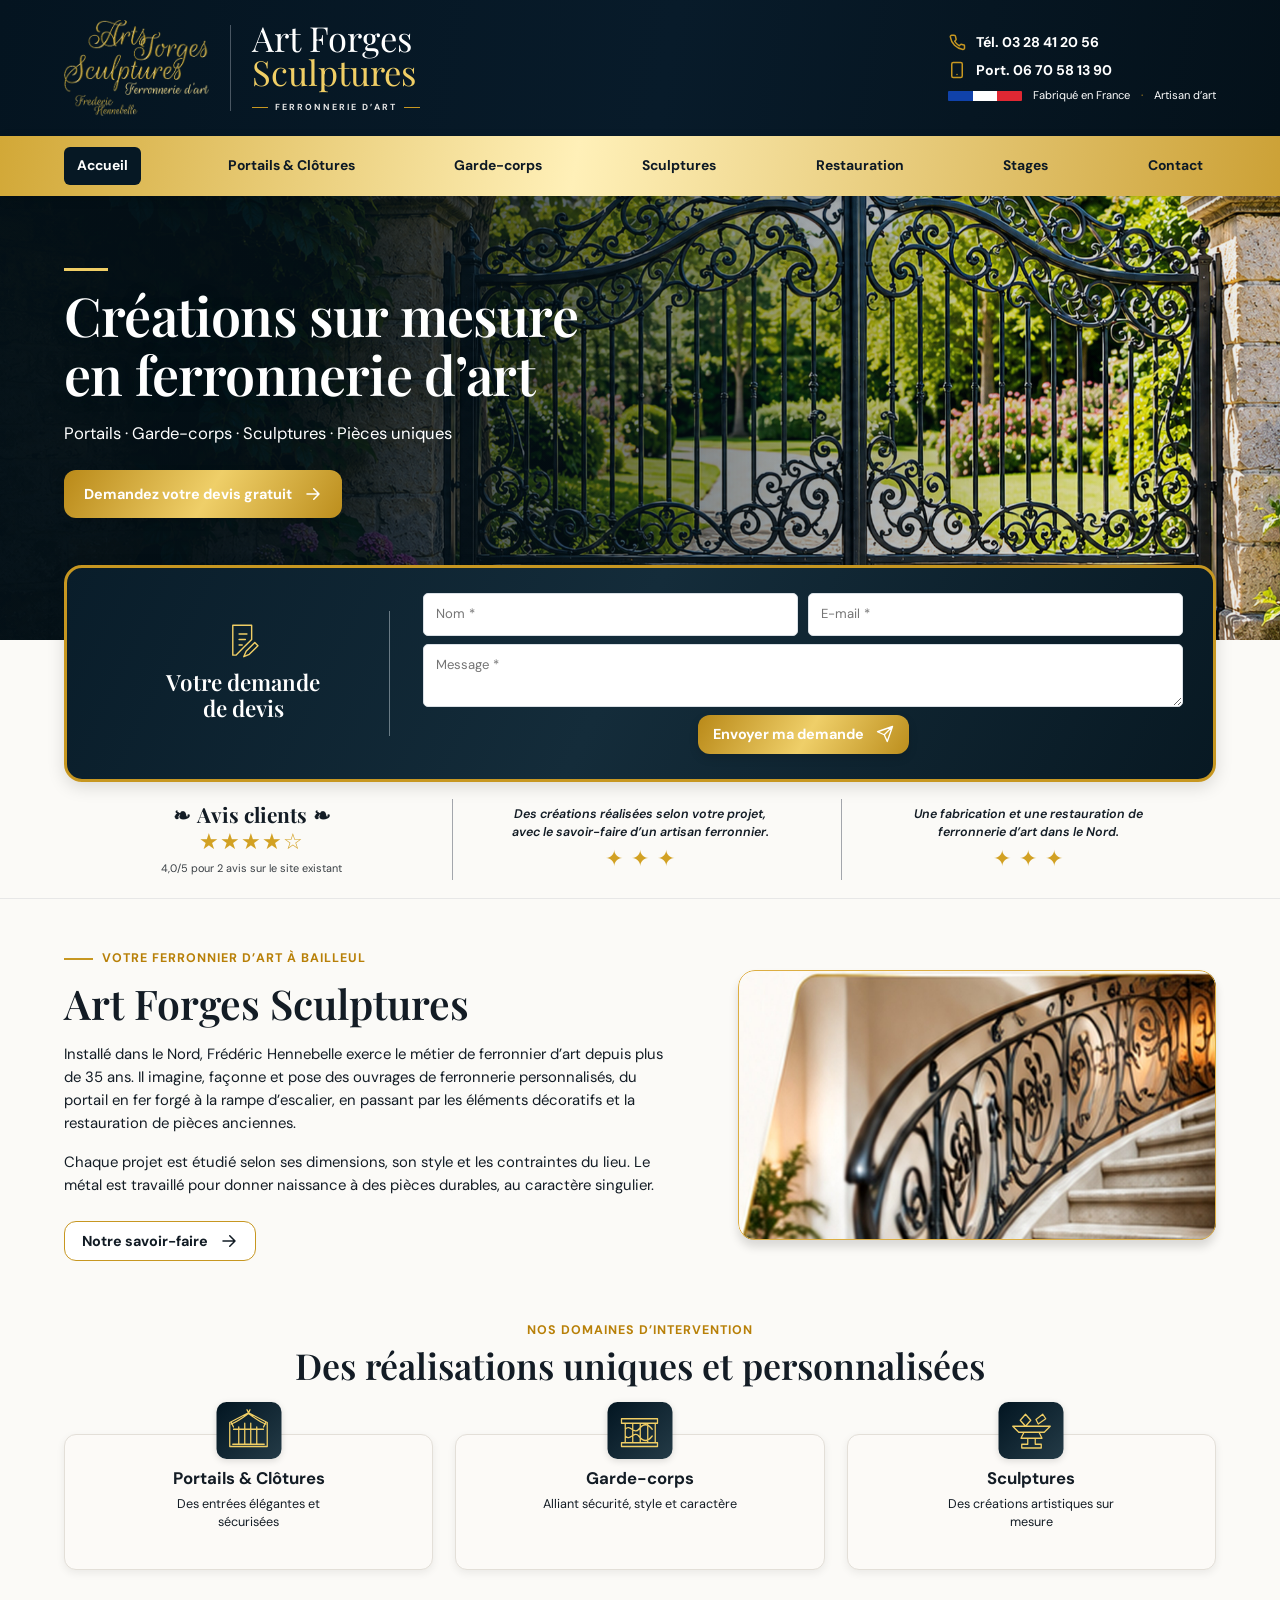
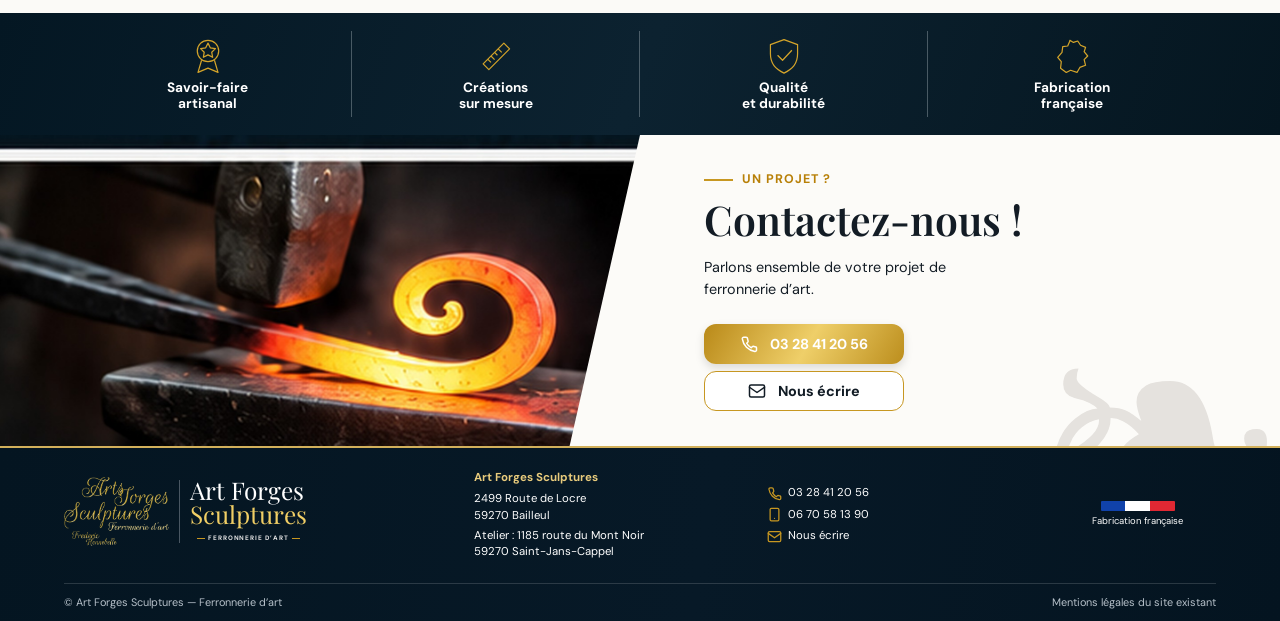
<file: index.html>
<!doctype html><html lang="fr"><head><meta charset="utf-8"><meta name="viewport" content="width=device-width,initial-scale=1"><meta name="theme-color" content="#071924"><title>Ferronnerie d’art à Bailleul | Art Forges Sculptures</title><meta name="description" content="Art Forges Sculptures, ferronnier d’art à Bailleul. Portails, garde-corps, créations métalliques, restauration et stages de ferronnerie."><link rel="icon" href="assets/logo-officiel.png" type="image/png"><link rel="stylesheet" href="assets/style.css"><script src="assets/script.js" defer></script></head><body><header class="site-head"><div class="container head-grid"><a class="brand" href="index.html" aria-label="Art Forges Sculptures – accueil"><img class="brand-logo" src="assets/logo-officiel.png" alt="Logo officiel Art Forges et Sculptures"><span class="brand-sep" aria-hidden="true"></span><span class="brand-wordmark"><span>Art Forges</span><span class="gold-text">Sculptures</span><span class="brand-sub"><i></i> Ferronnerie d’art <i></i></span></span></a><div class="head-right"><a href="tel:+33328412056"><svg viewBox="0 0 24 24" fill="none" stroke="currentColor" stroke-width="2" stroke-linecap="round" stroke-linejoin="round"><path d="M22 16.92v3a2 2 0 0 1-2.18 2A19.79 19.79 0 0 1 3.09 5.18 2 2 0 0 1 5.07 3h3a2 2 0 0 1 2 1.72c.12.96.34 1.9.66 2.79a2 2 0 0 1-.45 2.11L8.91 11a16 16 0 0 0 6.1 6.1l1.38-1.37a2 2 0 0 1 2.11-.45c.9.32 1.83.54 2.79.66A2 2 0 0 1 22 16.92Z"/></svg> <span>Tél. 03 28 41 20 56</span></a><a href="tel:+33670581390"><svg viewBox="0 0 24 24" fill="none" stroke="currentColor" stroke-width="2" stroke-linecap="round" stroke-linejoin="round"><rect x="5" y="2" width="14" height="20" rx="2"/><path d="M12 18h.01"/></svg> <span>Port. 06 70 58 13 90</span></a><div class="head-mini"><span class="flag"><i></i><i></i><i></i></span><span>Fabriqué en France</span><span class="mini-sep">·</span><span>Artisan d’art</span></div></div></div></header><div class="menu-shell"><nav class="container main-nav" aria-label="Navigation principale"><button class="menu-toggle" type="button" aria-expanded="false" aria-controls="main-links">☰ &nbsp; Menu</button><div id="main-links" class="nav-links"><a href="index.html" class="active" aria-current=page>Accueil</a><a href="portails-clotures.html" class="" >Portails & Clôtures</a><a href="garde-corps.html" class="" >Garde-corps</a><a href="sculptures.html" class="" >Sculptures</a><a href="restauration.html" class="" >Restauration</a><a href="stages-ferronnerie.html" class="" >Stages</a><a href="contact.html" class="" >Contact</a></div></nav></div><main><section class="hero home-hero"><img class="hero-bg" src="assets/hero-accueil-hd.jpg" alt="" aria-hidden="true" width="1728" height="1024" decoding="async" fetchpriority="high"><div class="container hero-copy reveal"><span class="gold-line"></span><h1>Créations sur mesure<br>en ferronnerie d’art</h1><p>Portails · Garde-corps · Sculptures · Pièces uniques</p><a class="btn gold hero-button" href="#devis">Demandez votre devis gratuit <svg viewBox="0 0 24 24" fill="none" stroke="currentColor" stroke-width="2" stroke-linecap="round" stroke-linejoin="round"><path d="M4 12h16m-7-7 7 7-7 7"/></svg></a></div></section><div class="quote-region"><div class="container quote-wrap reveal" id="devis"><div class="quote-panel"><div class="quote-label"><svg viewBox="0 0 56 56" fill="none" stroke="currentColor" stroke-width="1.8" stroke-linecap="round" stroke-linejoin="round"><path d="M15 8h24v18l-10 10-10 10H15z"/><path d="M23 19h10M23 26h8M23 33h4"/><path d="m32 41 11-11 4 4-11 11-7 3z"/></svg><h2>Votre demande<br>de devis</h2></div><form class="quote-form" data-mail-form><div class="input-row"><label><span class="sr-only">Nom</span><input name="nom" placeholder="Nom *" required autocomplete="name"></label><label><span class="sr-only">Adresse e-mail</span><input name="email" type="email" placeholder="E-mail *" required autocomplete="email"></label></div><label><span class="sr-only">Message</span><textarea name="message" placeholder="Message *" required></textarea></label><button class="btn gold" type="submit">Envoyer ma demande <svg viewBox="0 0 24 24" fill="none" stroke="currentColor" stroke-width="1.8" stroke-linecap="round" stroke-linejoin="round"><path d="m22 2-7 20-4-9-9-4 20-7ZM22 2 11 13"/></svg></button><p class="form-notice" role="status" aria-live="polite"></p></form></div></div></div>
<section class="testimonials"><div class="container reviews-grid"><div class="reviews-head reveal"><div class="laurel">❧ <strong>Avis clients</strong> ❧</div><div class="stars">★★★★☆</div><small>4,0/5 pour 2 avis sur le site existant</small></div><div class="reviews-center reveal"><p>Des créations réalisées selon votre projet, avec le savoir-faire d’un artisan ferronnier.</p><div class="stars">✦ ✦ ✦</div></div><div class="reviews-center reveal"><p>Une fabrication et une restauration de ferronnerie d’art dans le Nord.</p><div class="stars">✦ ✦ ✦</div></div></div></section>
<section class="presentation section"><div class="container intro-grid"><div class="intro-copy reveal"><span class="kicker">VOTRE FERRONNIER D’ART À BAILLEUL</span><h2>Art Forges Sculptures</h2><p>Installé dans le Nord, Frédéric Hennebelle exerce le métier de ferronnier d’art depuis plus de 35 ans. Il imagine, façonne et pose des ouvrages de ferronnerie personnalisés, du portail en fer forgé à la rampe d’escalier, en passant par les éléments décoratifs et la restauration de pièces anciennes.</p><p>Chaque projet est étudié selon ses dimensions, son style et les contraintes du lieu. Le métal est travaillé pour donner naissance à des pièces durables, au caractère singulier.</p><a class="btn outlined" href="portails-clotures.html">Notre savoir-faire <svg viewBox="0 0 24 24" fill="none" stroke="currentColor" stroke-width="2" stroke-linecap="round" stroke-linejoin="round"><path d="M4 12h16m-7-7 7 7-7 7"/></svg></a></div><div class="intro-visual reveal"><img src="assets/garde-corps.jpg" alt="Rampe d’escalier en ferronnerie d’art" loading="lazy"></div></div></section>
<section class="domains section" id="domaines"><div class="container"><div class="section-intro reveal"><span class="kicker">NOS DOMAINES D’INTERVENTION</span><h2>Des réalisations uniques et personnalisées</h2></div><div class="domain-cards"><a class="domain-card reveal" href="portails-clotures.html"><span class="domain-icon"><svg viewBox="0 0 64 64" fill="none" stroke="currentColor" stroke-width="1.7" stroke-linecap="round" stroke-linejoin="round"><path d="M7 54V22l25-13 25 13v32M9 24c8-3 15-8 23-14 8 6 15 11 23 14M11 51h42M12 31h40M19 28v23M27 23v28M35 23v28M43 28v23M8 54h49"/><path d="m32 9-2-4m2 4 2-4M12 28l-3-6M52 28l3-6"/></svg></span><h3>Portails & Clôtures</h3><p>Des entrées élégantes et sécurisées</p><span class="card-go" aria-hidden="true">Découvrir →</span></a><a class="domain-card reveal" href="garde-corps.html"><span class="domain-icon"><svg viewBox="0 0 64 64" fill="none" stroke="currentColor" stroke-width="1.7" stroke-linecap="round" stroke-linejoin="round"><path d="M8 17h48v6H8zM8 49h48v5H8zM13 23v26M23 23v26M33 23v26M43 23v26M53 23v26M13 31c6-8 12 8 18 0s12-8 18 0M13 40c6 8 12-8 18 0s12 8 18 0"/></svg></span><h3>Garde-corps</h3><p>Alliant sécurité, style et caractère</p><span class="card-go" aria-hidden="true">Découvrir →</span></a><a class="domain-card reveal" href="sculptures.html"><span class="domain-icon"><svg viewBox="0 0 64 64" fill="none" stroke="currentColor" stroke-width="1.7" stroke-linecap="round" stroke-linejoin="round"><path d="M7 27h50l-8 8H15L7 27ZM22 35h20l4 8H18l4-8ZM27 43v8H19v5h26v-5h-8v-8M17 19l7-8 7 8-7 8zM38 18l9-7 4 6-10 7-3-6Z"/></svg></span><h3>Sculptures</h3><p>Des créations artistiques sur mesure</p><span class="card-go" aria-hidden="true">Découvrir →</span></a></div></div></section><section class="features"><div class="container feature-grid"><div class="feature-item reveal"><svg viewBox="0 0 56 56" fill="none" stroke="currentColor" stroke-width="1.7" stroke-linejoin="round"><circle cx="28" cy="21" r="15"/><path d="m19 34-5 17 14-6 14 6-5-17m-9-24 3.2 6.5 7.2 1.1-5.2 5.1 1.3 7.1-6.5-3.4-6.5 3.4 1.2-7.1-5.1-5.1 7.2-1.1z"/></svg><strong>Savoir-faire<br>artisanal</strong></div><div class="feature-item reveal"><svg viewBox="0 0 56 56" fill="none" stroke="currentColor" stroke-width="1.7" stroke-linejoin="round"><path d="m10 39 29-29 8 8-29 29zM31 18l5 5m-10 0 4 4m-9 1 5 5m-9 0 4 4"/></svg><strong>Créations<br>sur mesure</strong></div><div class="feature-item reveal"><svg viewBox="0 0 56 56" fill="none" stroke="currentColor" stroke-width="1.7" stroke-linejoin="round"><path d="M28 5 47 12v13c0 14-7 21-19 27C16 46 9 39 9 25V12zM19 27l7 7 13-14"/></svg><strong>Qualité<br>et durabilité</strong></div><div class="feature-item reveal"><svg viewBox="0 0 56 56" fill="none" stroke="currentColor" stroke-width="1.7" stroke-linejoin="round"><path d="m25 6 5 3 6-2 4 6 7 3-2 6 5 6-5 5 2 8-8 3-4 7-9-3-6 3-8-6 1-9-5-6 6-7 1-8 7-1 3-7z"/></svg><strong>Fabrication<br>française</strong></div></div></section><section class="contact-banner"><div class="contact-banner-img reveal" role="img" aria-label="Fer rouge travaillé sur une enclume"></div><div class="contact-banner-copy reveal"><span class="kicker">UN PROJET ?</span><h2>Contactez-nous !</h2><p>Parlons ensemble de votre projet de ferronnerie d’art.</p><a class="btn gold contact-phone" href="tel:+33328412056"><svg viewBox="0 0 24 24" fill="none" stroke="currentColor" stroke-width="2" stroke-linecap="round" stroke-linejoin="round"><path d="M22 16.92v3a2 2 0 0 1-2.18 2A19.79 19.79 0 0 1 3.09 5.18 2 2 0 0 1 5.07 3h3a2 2 0 0 1 2 1.72c.12.96.34 1.9.66 2.79a2 2 0 0 1-.45 2.11L8.91 11a16 16 0 0 0 6.1 6.1l1.38-1.37a2 2 0 0 1 2.11-.45c.9.32 1.83.54 2.79.66A2 2 0 0 1 22 16.92Z"/></svg> 03 28 41 20 56</a><a class="btn outlined contact-mail" href="contact.html"><svg viewBox="0 0 24 24" fill="none" stroke="currentColor" stroke-width="2" stroke-linecap="round" stroke-linejoin="round"><rect x="2" y="4" width="20" height="16" rx="2"/><path d="m2 7 10 7 10-7"/></svg> Nous écrire</a><span class="scrollwork" aria-hidden="true">❧</span></div></section></main><footer class="footer"><div class="container footer-grid"><div class="footer-brand"><a class="brand" href="index.html" aria-label="Art Forges Sculptures – accueil"><img class="brand-logo" src="assets/logo-officiel.png" alt="Logo officiel Art Forges et Sculptures"><span class="brand-sep" aria-hidden="true"></span><span class="brand-wordmark"><span>Art Forges</span><span class="gold-text">Sculptures</span><span class="brand-sub"><i></i> Ferronnerie d’art <i></i></span></span></a></div><div class="footer-adress"><span class="footer-title">Art Forges Sculptures</span><p>2499 Route de Locre<br>59270 Bailleul</p><p>Atelier : 1185 route du Mont Noir<br>59270 Saint-Jans-Cappel</p></div><div class="footer-contact"><a href="tel:+33328412056"><svg viewBox="0 0 24 24" fill="none" stroke="currentColor" stroke-width="2" stroke-linecap="round" stroke-linejoin="round"><path d="M22 16.92v3a2 2 0 0 1-2.18 2A19.79 19.79 0 0 1 3.09 5.18 2 2 0 0 1 5.07 3h3a2 2 0 0 1 2 1.72c.12.96.34 1.9.66 2.79a2 2 0 0 1-.45 2.11L8.91 11a16 16 0 0 0 6.1 6.1l1.38-1.37a2 2 0 0 1 2.11-.45c.9.32 1.83.54 2.79.66A2 2 0 0 1 22 16.92Z"/></svg> 03 28 41 20 56</a><a href="tel:+33670581390"><svg viewBox="0 0 24 24" fill="none" stroke="currentColor" stroke-width="2" stroke-linecap="round" stroke-linejoin="round"><rect x="5" y="2" width="14" height="20" rx="2"/><path d="M12 18h.01"/></svg> 06 70 58 13 90</a><a href="mailto:contact@arts-forges-et-sculptures.com"><svg viewBox="0 0 24 24" fill="none" stroke="currentColor" stroke-width="2" stroke-linecap="round" stroke-linejoin="round"><rect x="2" y="4" width="20" height="16" rx="2"/><path d="m2 7 10 7 10-7"/></svg> Nous écrire</a></div><div class="footer-france"><span class="flag"><i></i><i></i><i></i></span><small>Fabrication française</small></div></div><div class="container foot-bottom"><span>© Art Forges Sculptures — Ferronnerie d’art</span><a href="https://www.arts-forges-et-sculptures.com/fr/mentions-legales" target="_blank" rel="noopener">Mentions légales du site existant</a></div></footer></body></html>
</file>
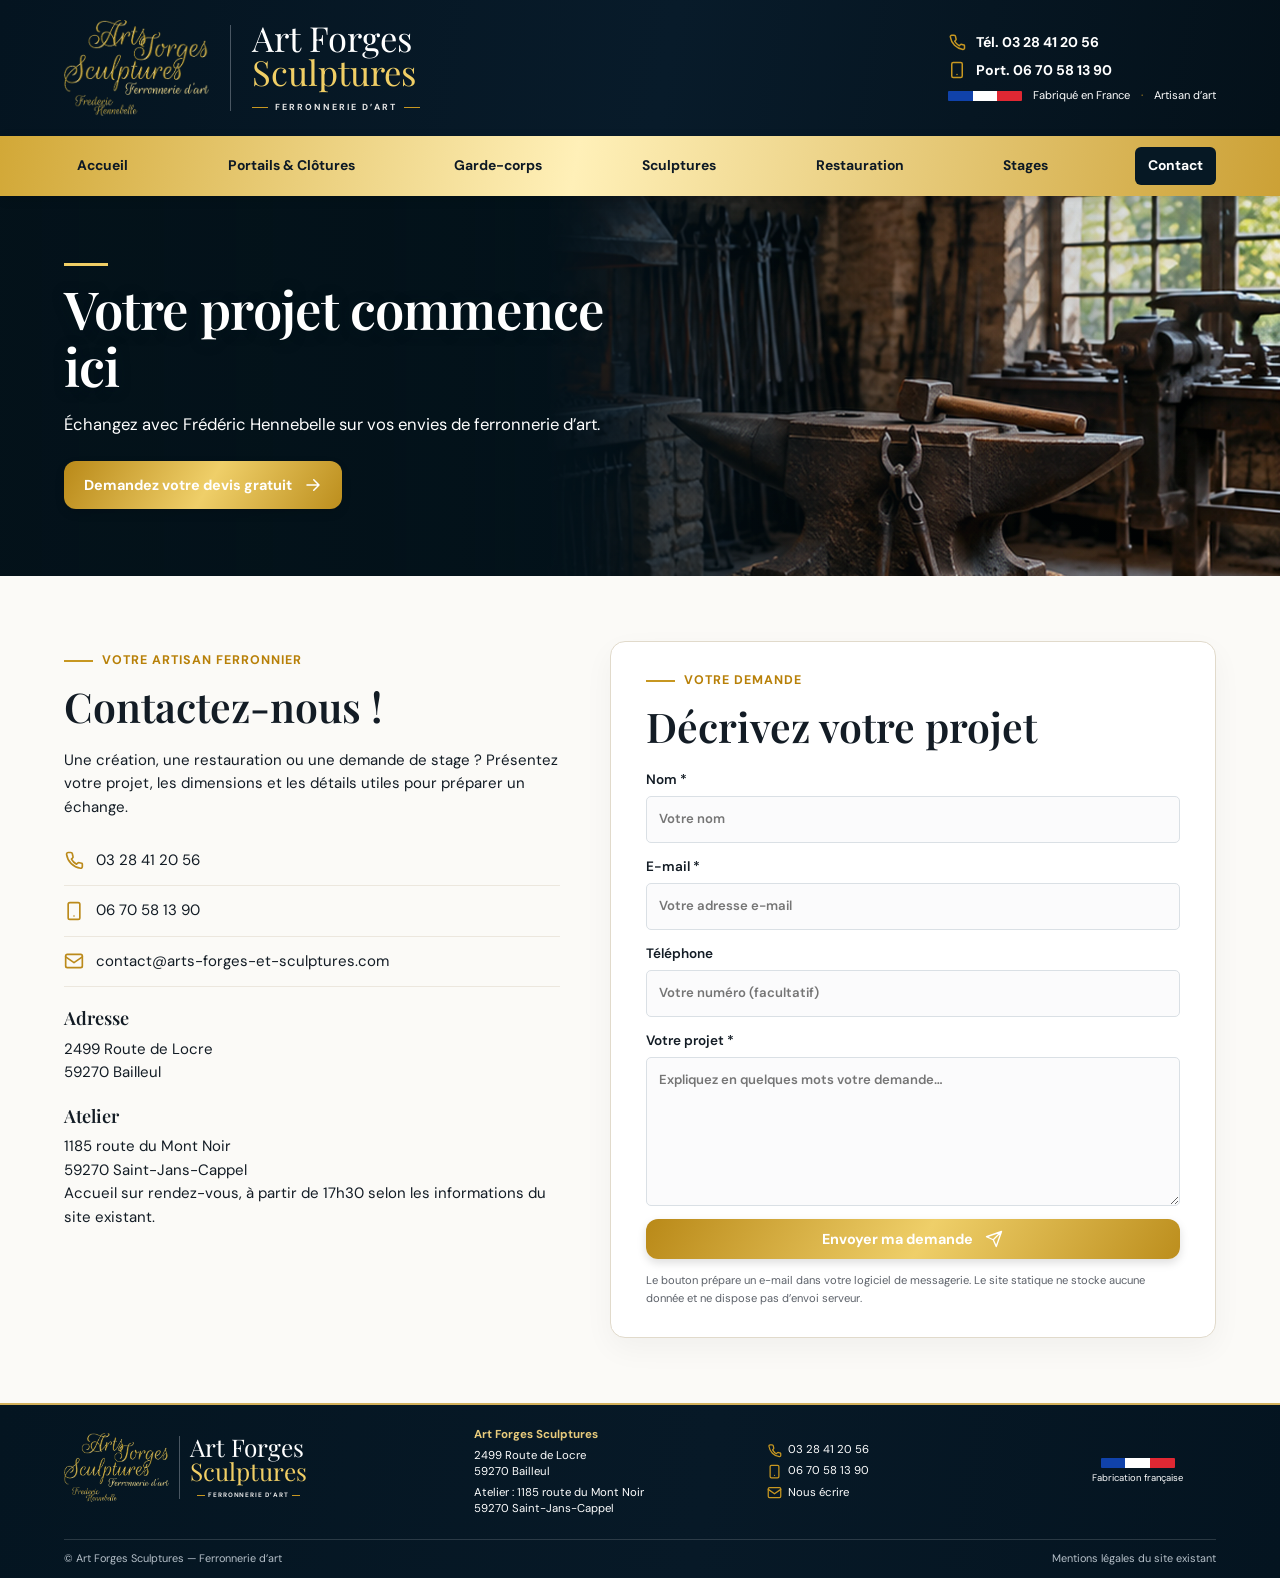
<file: contact.html>
<!doctype html><html lang="fr"><head><meta charset="utf-8"><meta name="viewport" content="width=device-width,initial-scale=1"><meta name="theme-color" content="#071924"><title>Contact ferronnier d’art à Bailleul | Art Forges Sculptures</title><meta name="description" content="Contactez Frédéric Hennebelle, ferronnier d’art à Bailleul. Devis, création sur mesure, restauration et stages de ferronnerie."><link rel="icon" href="assets/logo-officiel.png" type="image/png"><link rel="stylesheet" href="assets/style.css"><script src="assets/script.js" defer></script></head><body><header class="site-head"><div class="container head-grid"><a class="brand" href="index.html" aria-label="Art Forges Sculptures – accueil"><img class="brand-logo" src="assets/logo-officiel.png" alt="Logo officiel Art Forges et Sculptures"><span class="brand-sep" aria-hidden="true"></span><span class="brand-wordmark"><span>Art Forges</span><span class="gold-text">Sculptures</span><span class="brand-sub"><i></i> Ferronnerie d’art <i></i></span></span></a><div class="head-right"><a href="tel:+33328412056"><svg viewBox="0 0 24 24" fill="none" stroke="currentColor" stroke-width="2" stroke-linecap="round" stroke-linejoin="round"><path d="M22 16.92v3a2 2 0 0 1-2.18 2A19.79 19.79 0 0 1 3.09 5.18 2 2 0 0 1 5.07 3h3a2 2 0 0 1 2 1.72c.12.96.34 1.9.66 2.79a2 2 0 0 1-.45 2.11L8.91 11a16 16 0 0 0 6.1 6.1l1.38-1.37a2 2 0 0 1 2.11-.45c.9.32 1.83.54 2.79.66A2 2 0 0 1 22 16.92Z"/></svg> <span>Tél. 03 28 41 20 56</span></a><a href="tel:+33670581390"><svg viewBox="0 0 24 24" fill="none" stroke="currentColor" stroke-width="2" stroke-linecap="round" stroke-linejoin="round"><rect x="5" y="2" width="14" height="20" rx="2"/><path d="M12 18h.01"/></svg> <span>Port. 06 70 58 13 90</span></a><div class="head-mini"><span class="flag"><i></i><i></i><i></i></span><span>Fabriqué en France</span><span class="mini-sep">·</span><span>Artisan d’art</span></div></div></div></header><div class="menu-shell"><nav class="container main-nav" aria-label="Navigation principale"><button class="menu-toggle" type="button" aria-expanded="false" aria-controls="main-links">☰ &nbsp; Menu</button><div id="main-links" class="nav-links"><a href="index.html" class="" >Accueil</a><a href="portails-clotures.html" class="" >Portails & Clôtures</a><a href="garde-corps.html" class="" >Garde-corps</a><a href="sculptures.html" class="" >Sculptures</a><a href="restauration.html" class="" >Restauration</a><a href="stages-ferronnerie.html" class="" >Stages</a><a href="contact.html" class="active" aria-current=page>Contact</a></div></nav></div><main><section class="hero inner-hero"><img class="hero-bg" src="assets/hero-contact-hd.jpg" alt="" aria-hidden="true" width="1728" height="1024" decoding="async" fetchpriority="high"><div class="container hero-copy reveal"><span class="gold-line"></span><h1>Votre projet commence ici</h1><p>Échangez avec Frédéric Hennebelle sur vos envies de ferronnerie d’art.</p><a class="btn gold hero-button" href="contact.html#contact-form">Demandez votre devis gratuit <svg viewBox="0 0 24 24" fill="none" stroke="currentColor" stroke-width="2" stroke-linecap="round" stroke-linejoin="round"><path d="M4 12h16m-7-7 7 7-7 7"/></svg></a></div></section><section class="section contact-main" id="contact-form"><div class="container contact-grid"><div class="contact-panel reveal"><span class="kicker">VOTRE ARTISAN FERRONNIER</span><h2>Contactez-nous !</h2><p>Une création, une restauration ou une demande de stage ? Présentez votre projet, les dimensions et les détails utiles pour préparer un échange.</p><div class="contact-line"><svg viewBox="0 0 24 24" fill="none" stroke="currentColor" stroke-width="2" stroke-linecap="round" stroke-linejoin="round"><path d="M22 16.92v3a2 2 0 0 1-2.18 2A19.79 19.79 0 0 1 3.09 5.18 2 2 0 0 1 5.07 3h3a2 2 0 0 1 2 1.72c.12.96.34 1.9.66 2.79a2 2 0 0 1-.45 2.11L8.91 11a16 16 0 0 0 6.1 6.1l1.38-1.37a2 2 0 0 1 2.11-.45c.9.32 1.83.54 2.79.66A2 2 0 0 1 22 16.92Z"/></svg> <a href="tel:+33328412056">03 28 41 20 56</a></div><div class="contact-line"><svg viewBox="0 0 24 24" fill="none" stroke="currentColor" stroke-width="2" stroke-linecap="round" stroke-linejoin="round"><rect x="5" y="2" width="14" height="20" rx="2"/><path d="M12 18h.01"/></svg> <a href="tel:+33670581390">06 70 58 13 90</a></div><div class="contact-line"><svg viewBox="0 0 24 24" fill="none" stroke="currentColor" stroke-width="2" stroke-linecap="round" stroke-linejoin="round"><rect x="2" y="4" width="20" height="16" rx="2"/><path d="m2 7 10 7 10-7"/></svg> <a href="mailto:contact@arts-forges-et-sculptures.com">contact@arts-forges-et-sculptures.com</a></div><h3>Adresse</h3><p>2499 Route de Locre<br>59270 Bailleul</p><h3>Atelier</h3><p>1185 route du Mont Noir<br>59270 Saint-Jans-Cappel<br>Accueil sur rendez-vous, à partir de 17h30 selon les informations du site existant.</p></div><div class="contact-form-panel reveal"><span class="kicker">VOTRE DEMANDE</span><h2>Décrivez votre projet</h2><form class="contact-form" data-mail-form><label>Nom *<input name="nom" placeholder="Votre nom" required autocomplete="name"></label><label>E-mail *<input name="email" type="email" placeholder="Votre adresse e-mail" required autocomplete="email"></label><label>Téléphone <input name="telephone" type="tel" placeholder="Votre numéro (facultatif)" autocomplete="tel"></label><label>Votre projet *<textarea name="message" placeholder="Expliquez en quelques mots votre demande…" rows="6" required></textarea></label><button type="submit" class="btn gold">Envoyer ma demande <svg viewBox="0 0 24 24" fill="none" stroke="currentColor" stroke-width="1.8" stroke-linecap="round" stroke-linejoin="round"><path d="m22 2-7 20-4-9-9-4 20-7ZM22 2 11 13"/></svg></button><p class="form-notice" role="status" aria-live="polite"></p><small>Le bouton prépare un e-mail dans votre logiciel de messagerie. Le site statique ne stocke aucune donnée et ne dispose pas d’envoi serveur.</small></form></div></div></section></main><footer class="footer"><div class="container footer-grid"><div class="footer-brand"><a class="brand" href="index.html" aria-label="Art Forges Sculptures – accueil"><img class="brand-logo" src="assets/logo-officiel.png" alt="Logo officiel Art Forges et Sculptures"><span class="brand-sep" aria-hidden="true"></span><span class="brand-wordmark"><span>Art Forges</span><span class="gold-text">Sculptures</span><span class="brand-sub"><i></i> Ferronnerie d’art <i></i></span></span></a></div><div class="footer-adress"><span class="footer-title">Art Forges Sculptures</span><p>2499 Route de Locre<br>59270 Bailleul</p><p>Atelier : 1185 route du Mont Noir<br>59270 Saint-Jans-Cappel</p></div><div class="footer-contact"><a href="tel:+33328412056"><svg viewBox="0 0 24 24" fill="none" stroke="currentColor" stroke-width="2" stroke-linecap="round" stroke-linejoin="round"><path d="M22 16.92v3a2 2 0 0 1-2.18 2A19.79 19.79 0 0 1 3.09 5.18 2 2 0 0 1 5.07 3h3a2 2 0 0 1 2 1.72c.12.96.34 1.9.66 2.79a2 2 0 0 1-.45 2.11L8.91 11a16 16 0 0 0 6.1 6.1l1.38-1.37a2 2 0 0 1 2.11-.45c.9.32 1.83.54 2.79.66A2 2 0 0 1 22 16.92Z"/></svg> 03 28 41 20 56</a><a href="tel:+33670581390"><svg viewBox="0 0 24 24" fill="none" stroke="currentColor" stroke-width="2" stroke-linecap="round" stroke-linejoin="round"><rect x="5" y="2" width="14" height="20" rx="2"/><path d="M12 18h.01"/></svg> 06 70 58 13 90</a><a href="mailto:contact@arts-forges-et-sculptures.com"><svg viewBox="0 0 24 24" fill="none" stroke="currentColor" stroke-width="2" stroke-linecap="round" stroke-linejoin="round"><rect x="2" y="4" width="20" height="16" rx="2"/><path d="m2 7 10 7 10-7"/></svg> Nous écrire</a></div><div class="footer-france"><span class="flag"><i></i><i></i><i></i></span><small>Fabrication française</small></div></div><div class="container foot-bottom"><span>© Art Forges Sculptures — Ferronnerie d’art</span><a href="https://www.arts-forges-et-sculptures.com/fr/mentions-legales" target="_blank" rel="noopener">Mentions légales du site existant</a></div></footer></body></html>
</file>
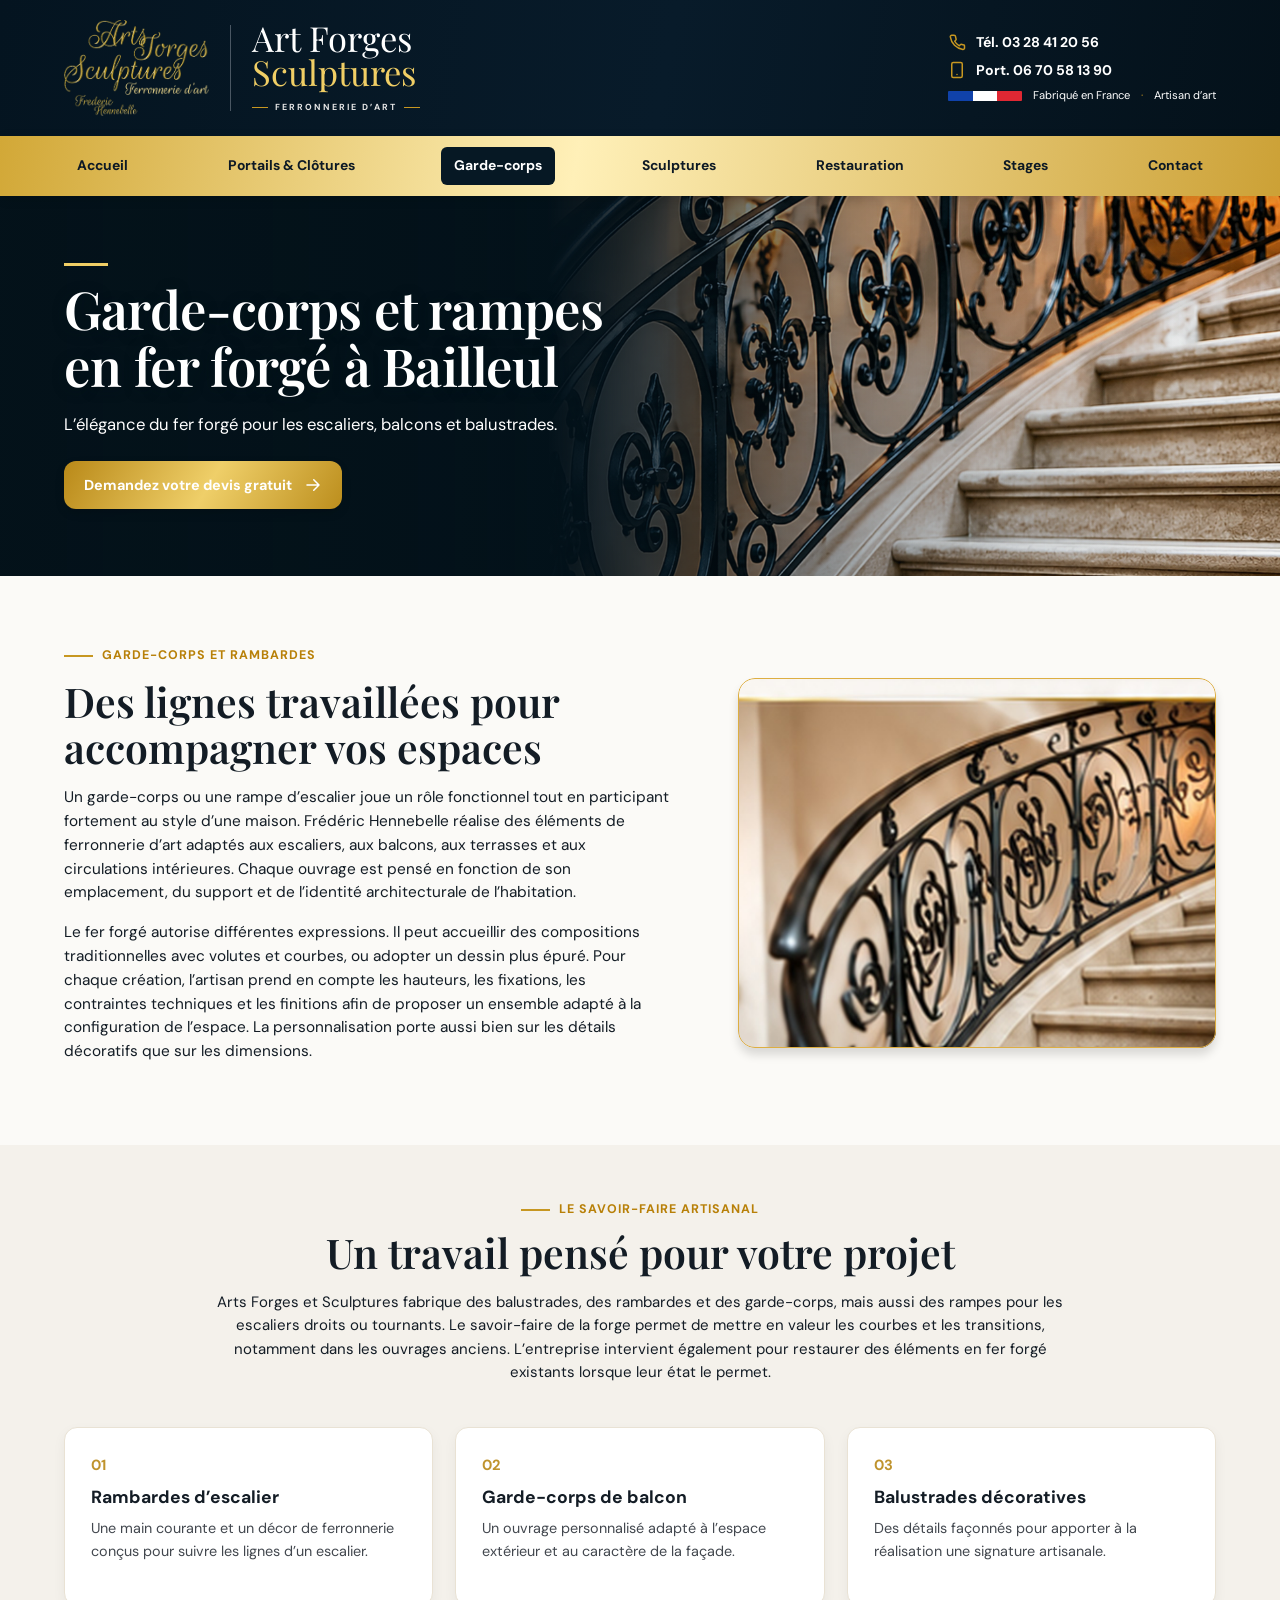
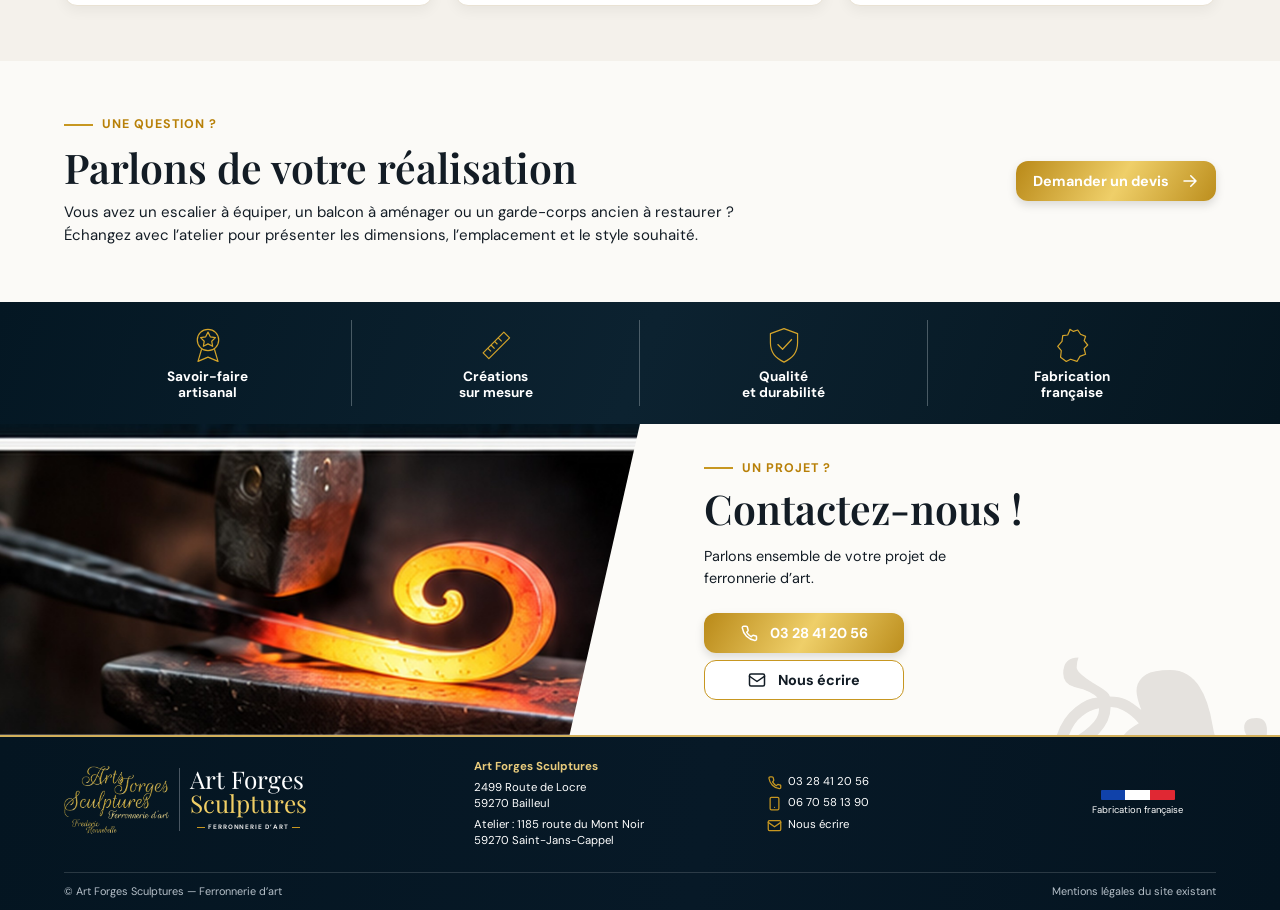
<file: garde-corps.html>
<!doctype html><html lang="fr"><head><meta charset="utf-8"><meta name="viewport" content="width=device-width,initial-scale=1"><meta name="theme-color" content="#071924"><title>Garde-corps et rampes en fer forgé à Bailleul | Art Forges Sculptures</title><meta name="description" content="Garde-corps, rambardes et rampes d’escalier en fer forgé à Bailleul. Ferronnerie artisanale personnalisée et pose sur mesure."><link rel="icon" href="assets/logo-officiel.png" type="image/png"><link rel="stylesheet" href="assets/style.css"><script src="assets/script.js" defer></script></head><body><header class="site-head"><div class="container head-grid"><a class="brand" href="index.html" aria-label="Art Forges Sculptures – accueil"><img class="brand-logo" src="assets/logo-officiel.png" alt="Logo officiel Art Forges et Sculptures"><span class="brand-sep" aria-hidden="true"></span><span class="brand-wordmark"><span>Art Forges</span><span class="gold-text">Sculptures</span><span class="brand-sub"><i></i> Ferronnerie d’art <i></i></span></span></a><div class="head-right"><a href="tel:+33328412056"><svg viewBox="0 0 24 24" fill="none" stroke="currentColor" stroke-width="2" stroke-linecap="round" stroke-linejoin="round"><path d="M22 16.92v3a2 2 0 0 1-2.18 2A19.79 19.79 0 0 1 3.09 5.18 2 2 0 0 1 5.07 3h3a2 2 0 0 1 2 1.72c.12.96.34 1.9.66 2.79a2 2 0 0 1-.45 2.11L8.91 11a16 16 0 0 0 6.1 6.1l1.38-1.37a2 2 0 0 1 2.11-.45c.9.32 1.83.54 2.79.66A2 2 0 0 1 22 16.92Z"/></svg> <span>Tél. 03 28 41 20 56</span></a><a href="tel:+33670581390"><svg viewBox="0 0 24 24" fill="none" stroke="currentColor" stroke-width="2" stroke-linecap="round" stroke-linejoin="round"><rect x="5" y="2" width="14" height="20" rx="2"/><path d="M12 18h.01"/></svg> <span>Port. 06 70 58 13 90</span></a><div class="head-mini"><span class="flag"><i></i><i></i><i></i></span><span>Fabriqué en France</span><span class="mini-sep">·</span><span>Artisan d’art</span></div></div></div></header><div class="menu-shell"><nav class="container main-nav" aria-label="Navigation principale"><button class="menu-toggle" type="button" aria-expanded="false" aria-controls="main-links">☰ &nbsp; Menu</button><div id="main-links" class="nav-links"><a href="index.html" class="" >Accueil</a><a href="portails-clotures.html" class="" >Portails & Clôtures</a><a href="garde-corps.html" class="active" aria-current=page>Garde-corps</a><a href="sculptures.html" class="" >Sculptures</a><a href="restauration.html" class="" >Restauration</a><a href="stages-ferronnerie.html" class="" >Stages</a><a href="contact.html" class="" >Contact</a></div></nav></div><main><section class="hero inner-hero"><img class="hero-bg" src="assets/hero-garde-corps-hd.jpg" alt="" aria-hidden="true" width="1728" height="1024" decoding="async" fetchpriority="high"><div class="container hero-copy reveal"><span class="gold-line"></span><h1>Garde-corps et rampes en fer forgé à Bailleul</h1><p>L’élégance du fer forgé pour les escaliers, balcons et balustrades.</p><a class="btn gold hero-button" href="contact.html#contact-form">Demandez votre devis gratuit <svg viewBox="0 0 24 24" fill="none" stroke="currentColor" stroke-width="2" stroke-linecap="round" stroke-linejoin="round"><path d="M4 12h16m-7-7 7 7-7 7"/></svg></a></div></section><section class="section detail-main"><div class="container intro-grid"><div class="intro-copy reveal"><span class="kicker">GARDE-CORPS ET RAMBARDES</span><h2>Des lignes travaillées pour accompagner vos espaces</h2><p>Un garde-corps ou une rampe d’escalier joue un rôle fonctionnel tout en participant fortement au style d’une maison. Frédéric Hennebelle réalise des éléments de ferronnerie d’art adaptés aux escaliers, aux balcons, aux terrasses et aux circulations intérieures. Chaque ouvrage est pensé en fonction de son emplacement, du support et de l’identité architecturale de l’habitation.</p><p>Le fer forgé autorise différentes expressions. Il peut accueillir des compositions traditionnelles avec volutes et courbes, ou adopter un dessin plus épuré. Pour chaque création, l’artisan prend en compte les hauteurs, les fixations, les contraintes techniques et les finitions afin de proposer un ensemble adapté à la configuration de l’espace. La personnalisation porte aussi bien sur les détails décoratifs que sur les dimensions.</p></div><div class="intro-visual detail-visual reveal"><img src="assets/rampe-elegante.jpg" alt="Ferronnerie d’art : garde-corps et rampes en fer forgé à bailleul" loading="lazy"></div></div></section><section class="section service-story"><div class="container"><div class="service-story-text reveal"><span class="kicker">LE SAVOIR-FAIRE ARTISANAL</span><h2>Un travail pensé pour votre projet</h2><p>Arts Forges et Sculptures fabrique des balustrades, des rambardes et des garde-corps, mais aussi des rampes pour les escaliers droits ou tournants. Le savoir-faire de la forge permet de mettre en valeur les courbes et les transitions, notamment dans les ouvrages anciens. L’entreprise intervient également pour restaurer des éléments en fer forgé existants lorsque leur état le permet.</p></div><div class="detail-cards"><article class="detail-card reveal"><span class="detail-n" aria-hidden="true">01</span><h3>Rambardes d’escalier</h3><p>Une main courante et un décor de ferronnerie conçus pour suivre les lignes d’un escalier.</p></article><article class="detail-card reveal"><span class="detail-n" aria-hidden="true">02</span><h3>Garde-corps de balcon</h3><p>Un ouvrage personnalisé adapté à l’espace extérieur et au caractère de la façade.</p></article><article class="detail-card reveal"><span class="detail-n" aria-hidden="true">03</span><h3>Balustrades décoratives</h3><p>Des détails façonnés pour apporter à la réalisation une signature artisanale.</p></article></div></div></section><section class="section text-callout"><div class="container text-callout-inner reveal"><div><span class="kicker">UNE QUESTION ?</span><h2>Parlons de votre réalisation</h2><p>Vous avez un escalier à équiper, un balcon à aménager ou un garde-corps ancien à restaurer ? Échangez avec l’atelier pour présenter les dimensions, l’emplacement et le style souhaité.</p></div><a class="btn gold" href="contact.html#contact-form">Demander un devis <svg viewBox="0 0 24 24" fill="none" stroke="currentColor" stroke-width="2" stroke-linecap="round" stroke-linejoin="round"><path d="M4 12h16m-7-7 7 7-7 7"/></svg></a></div></section><section class="features"><div class="container feature-grid"><div class="feature-item reveal"><svg viewBox="0 0 56 56" fill="none" stroke="currentColor" stroke-width="1.7" stroke-linejoin="round"><circle cx="28" cy="21" r="15"/><path d="m19 34-5 17 14-6 14 6-5-17m-9-24 3.2 6.5 7.2 1.1-5.2 5.1 1.3 7.1-6.5-3.4-6.5 3.4 1.2-7.1-5.1-5.1 7.2-1.1z"/></svg><strong>Savoir-faire<br>artisanal</strong></div><div class="feature-item reveal"><svg viewBox="0 0 56 56" fill="none" stroke="currentColor" stroke-width="1.7" stroke-linejoin="round"><path d="m10 39 29-29 8 8-29 29zM31 18l5 5m-10 0 4 4m-9 1 5 5m-9 0 4 4"/></svg><strong>Créations<br>sur mesure</strong></div><div class="feature-item reveal"><svg viewBox="0 0 56 56" fill="none" stroke="currentColor" stroke-width="1.7" stroke-linejoin="round"><path d="M28 5 47 12v13c0 14-7 21-19 27C16 46 9 39 9 25V12zM19 27l7 7 13-14"/></svg><strong>Qualité<br>et durabilité</strong></div><div class="feature-item reveal"><svg viewBox="0 0 56 56" fill="none" stroke="currentColor" stroke-width="1.7" stroke-linejoin="round"><path d="m25 6 5 3 6-2 4 6 7 3-2 6 5 6-5 5 2 8-8 3-4 7-9-3-6 3-8-6 1-9-5-6 6-7 1-8 7-1 3-7z"/></svg><strong>Fabrication<br>française</strong></div></div></section><section class="contact-banner"><div class="contact-banner-img reveal" role="img" aria-label="Fer rouge travaillé sur une enclume"></div><div class="contact-banner-copy reveal"><span class="kicker">UN PROJET ?</span><h2>Contactez-nous !</h2><p>Parlons ensemble de votre projet de ferronnerie d’art.</p><a class="btn gold contact-phone" href="tel:+33328412056"><svg viewBox="0 0 24 24" fill="none" stroke="currentColor" stroke-width="2" stroke-linecap="round" stroke-linejoin="round"><path d="M22 16.92v3a2 2 0 0 1-2.18 2A19.79 19.79 0 0 1 3.09 5.18 2 2 0 0 1 5.07 3h3a2 2 0 0 1 2 1.72c.12.96.34 1.9.66 2.79a2 2 0 0 1-.45 2.11L8.91 11a16 16 0 0 0 6.1 6.1l1.38-1.37a2 2 0 0 1 2.11-.45c.9.32 1.83.54 2.79.66A2 2 0 0 1 22 16.92Z"/></svg> 03 28 41 20 56</a><a class="btn outlined contact-mail" href="contact.html"><svg viewBox="0 0 24 24" fill="none" stroke="currentColor" stroke-width="2" stroke-linecap="round" stroke-linejoin="round"><rect x="2" y="4" width="20" height="16" rx="2"/><path d="m2 7 10 7 10-7"/></svg> Nous écrire</a><span class="scrollwork" aria-hidden="true">❧</span></div></section></main><footer class="footer"><div class="container footer-grid"><div class="footer-brand"><a class="brand" href="index.html" aria-label="Art Forges Sculptures – accueil"><img class="brand-logo" src="assets/logo-officiel.png" alt="Logo officiel Art Forges et Sculptures"><span class="brand-sep" aria-hidden="true"></span><span class="brand-wordmark"><span>Art Forges</span><span class="gold-text">Sculptures</span><span class="brand-sub"><i></i> Ferronnerie d’art <i></i></span></span></a></div><div class="footer-adress"><span class="footer-title">Art Forges Sculptures</span><p>2499 Route de Locre<br>59270 Bailleul</p><p>Atelier : 1185 route du Mont Noir<br>59270 Saint-Jans-Cappel</p></div><div class="footer-contact"><a href="tel:+33328412056"><svg viewBox="0 0 24 24" fill="none" stroke="currentColor" stroke-width="2" stroke-linecap="round" stroke-linejoin="round"><path d="M22 16.92v3a2 2 0 0 1-2.18 2A19.79 19.79 0 0 1 3.09 5.18 2 2 0 0 1 5.07 3h3a2 2 0 0 1 2 1.72c.12.96.34 1.9.66 2.79a2 2 0 0 1-.45 2.11L8.91 11a16 16 0 0 0 6.1 6.1l1.38-1.37a2 2 0 0 1 2.11-.45c.9.32 1.83.54 2.79.66A2 2 0 0 1 22 16.92Z"/></svg> 03 28 41 20 56</a><a href="tel:+33670581390"><svg viewBox="0 0 24 24" fill="none" stroke="currentColor" stroke-width="2" stroke-linecap="round" stroke-linejoin="round"><rect x="5" y="2" width="14" height="20" rx="2"/><path d="M12 18h.01"/></svg> 06 70 58 13 90</a><a href="mailto:contact@arts-forges-et-sculptures.com"><svg viewBox="0 0 24 24" fill="none" stroke="currentColor" stroke-width="2" stroke-linecap="round" stroke-linejoin="round"><rect x="2" y="4" width="20" height="16" rx="2"/><path d="m2 7 10 7 10-7"/></svg> Nous écrire</a></div><div class="footer-france"><span class="flag"><i></i><i></i><i></i></span><small>Fabrication française</small></div></div><div class="container foot-bottom"><span>© Art Forges Sculptures — Ferronnerie d’art</span><a href="https://www.arts-forges-et-sculptures.com/fr/mentions-legales" target="_blank" rel="noopener">Mentions légales du site existant</a></div></footer></body></html>
</file>
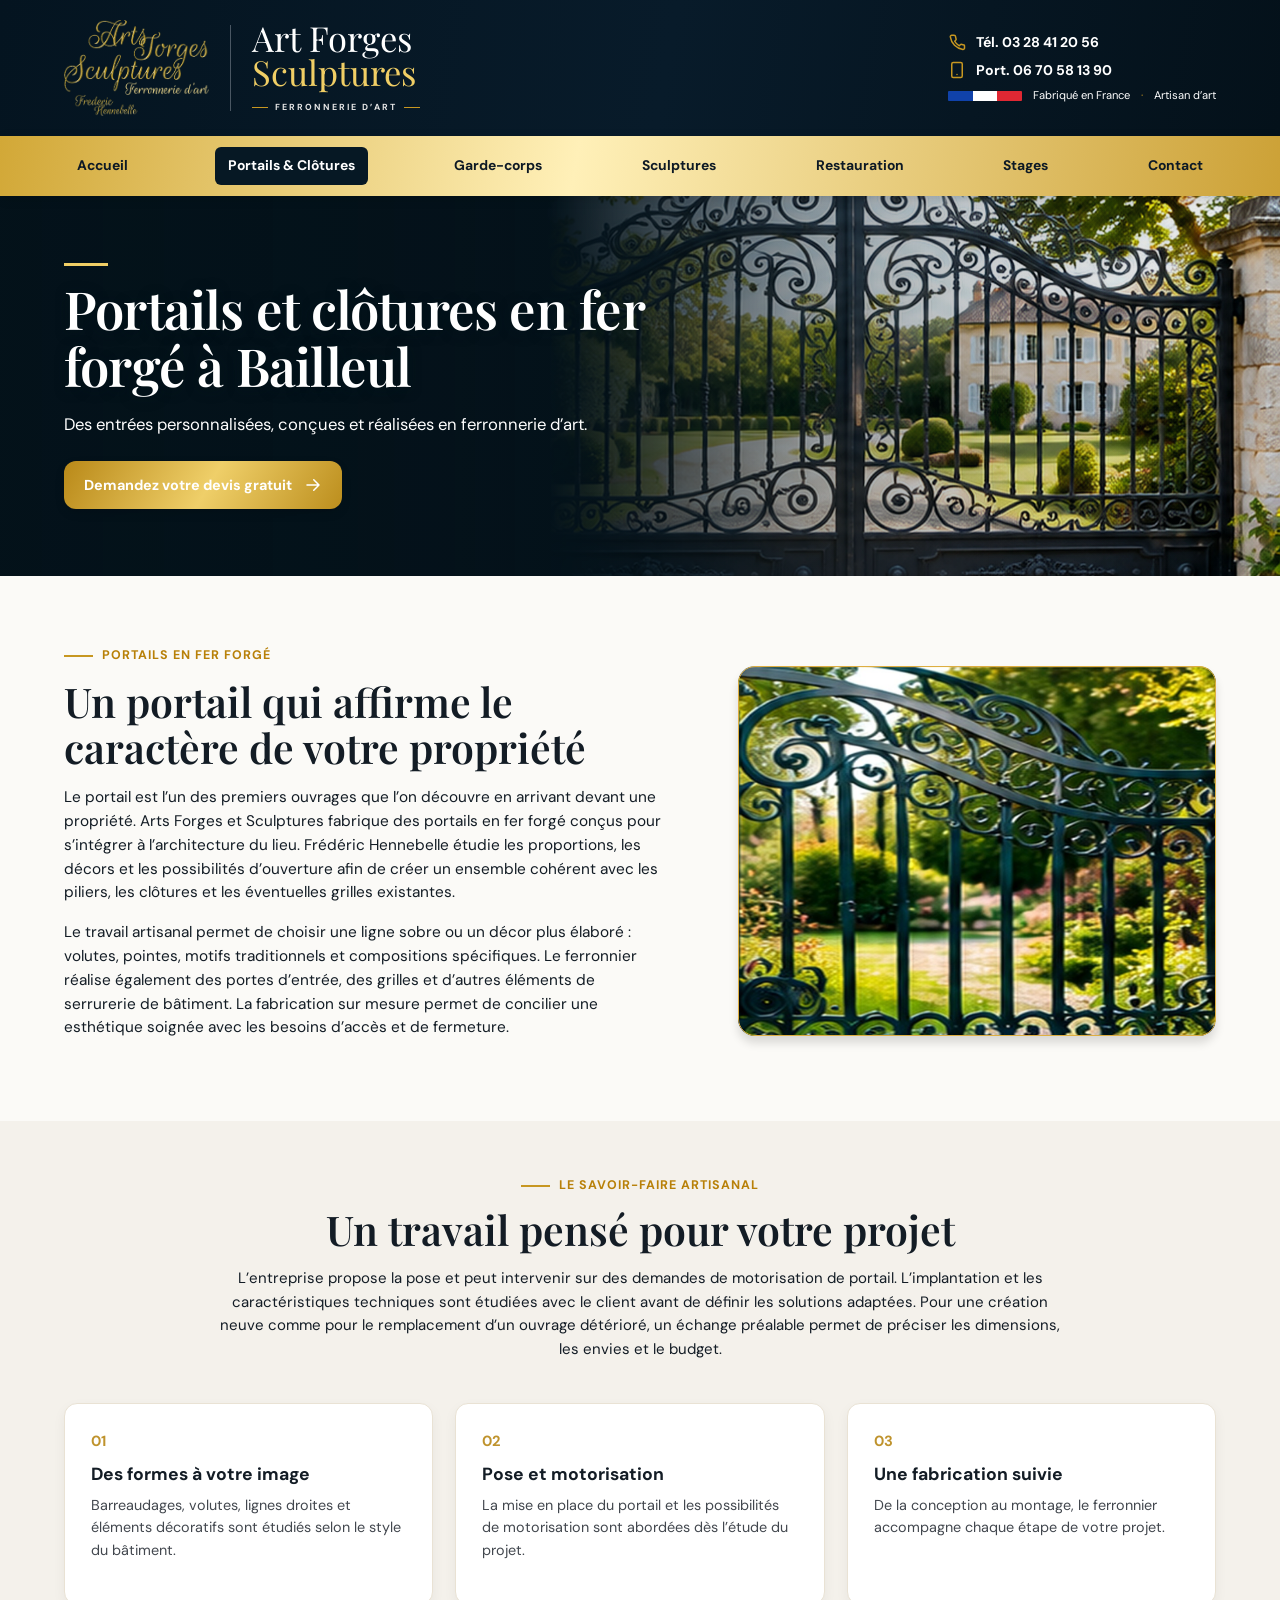
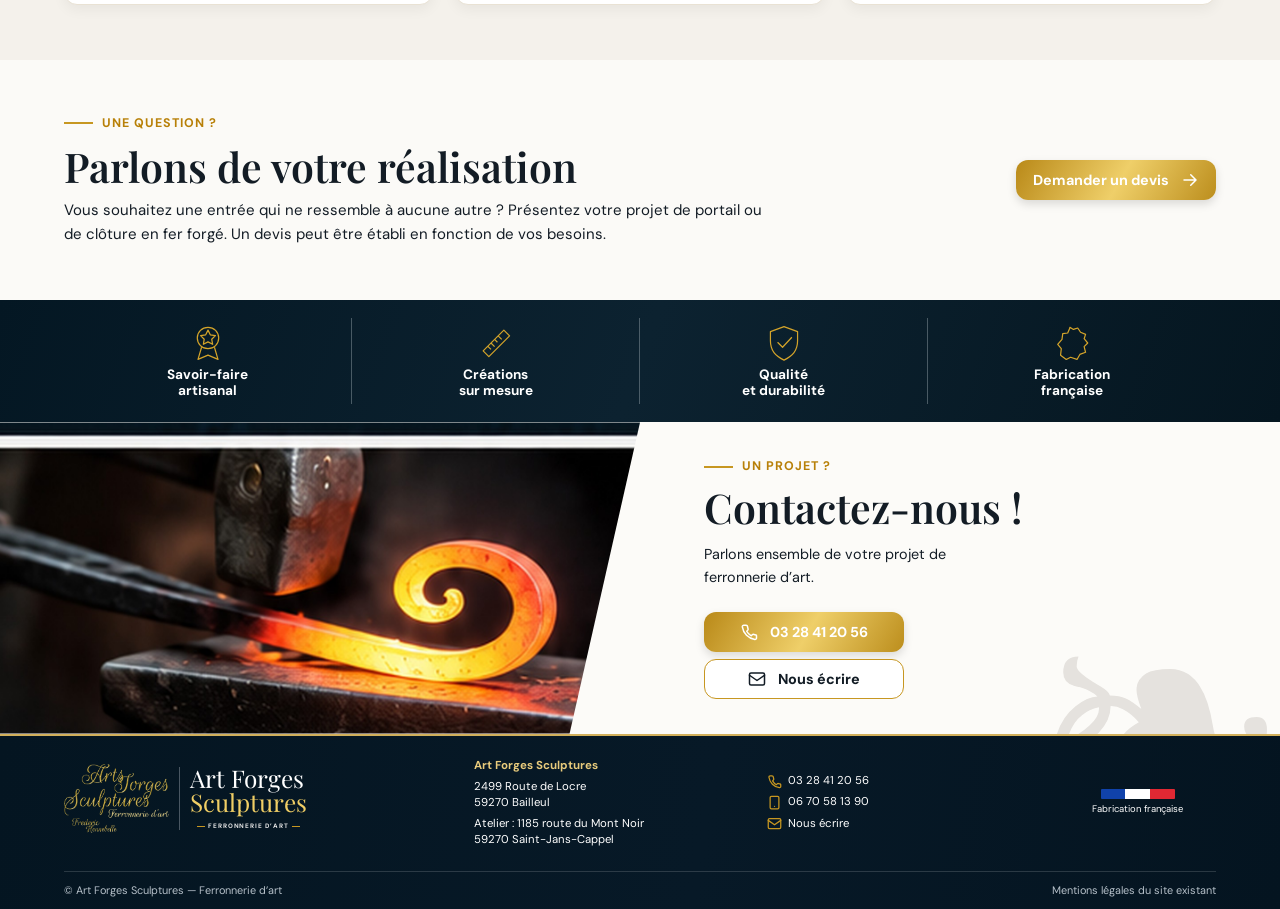
<file: portails-clotures.html>
<!doctype html><html lang="fr"><head><meta charset="utf-8"><meta name="viewport" content="width=device-width,initial-scale=1"><meta name="theme-color" content="#071924"><title>Portails et clôtures en fer forgé à Bailleul | Art Forges Sculptures</title><meta name="description" content="Portails et clôtures en fer forgé sur mesure à Bailleul. Arts Forges et Sculptures réalise fabrication, pose et motorisation."><link rel="icon" href="assets/logo-officiel.png" type="image/png"><link rel="stylesheet" href="assets/style.css"><script src="assets/script.js" defer></script></head><body><header class="site-head"><div class="container head-grid"><a class="brand" href="index.html" aria-label="Art Forges Sculptures – accueil"><img class="brand-logo" src="assets/logo-officiel.png" alt="Logo officiel Art Forges et Sculptures"><span class="brand-sep" aria-hidden="true"></span><span class="brand-wordmark"><span>Art Forges</span><span class="gold-text">Sculptures</span><span class="brand-sub"><i></i> Ferronnerie d’art <i></i></span></span></a><div class="head-right"><a href="tel:+33328412056"><svg viewBox="0 0 24 24" fill="none" stroke="currentColor" stroke-width="2" stroke-linecap="round" stroke-linejoin="round"><path d="M22 16.92v3a2 2 0 0 1-2.18 2A19.79 19.79 0 0 1 3.09 5.18 2 2 0 0 1 5.07 3h3a2 2 0 0 1 2 1.72c.12.96.34 1.9.66 2.79a2 2 0 0 1-.45 2.11L8.91 11a16 16 0 0 0 6.1 6.1l1.38-1.37a2 2 0 0 1 2.11-.45c.9.32 1.83.54 2.79.66A2 2 0 0 1 22 16.92Z"/></svg> <span>Tél. 03 28 41 20 56</span></a><a href="tel:+33670581390"><svg viewBox="0 0 24 24" fill="none" stroke="currentColor" stroke-width="2" stroke-linecap="round" stroke-linejoin="round"><rect x="5" y="2" width="14" height="20" rx="2"/><path d="M12 18h.01"/></svg> <span>Port. 06 70 58 13 90</span></a><div class="head-mini"><span class="flag"><i></i><i></i><i></i></span><span>Fabriqué en France</span><span class="mini-sep">·</span><span>Artisan d’art</span></div></div></div></header><div class="menu-shell"><nav class="container main-nav" aria-label="Navigation principale"><button class="menu-toggle" type="button" aria-expanded="false" aria-controls="main-links">☰ &nbsp; Menu</button><div id="main-links" class="nav-links"><a href="index.html" class="" >Accueil</a><a href="portails-clotures.html" class="active" aria-current=page>Portails & Clôtures</a><a href="garde-corps.html" class="" >Garde-corps</a><a href="sculptures.html" class="" >Sculptures</a><a href="restauration.html" class="" >Restauration</a><a href="stages-ferronnerie.html" class="" >Stages</a><a href="contact.html" class="" >Contact</a></div></nav></div><main><section class="hero inner-hero"><img class="hero-bg" src="assets/hero-portails-hd.jpg" alt="" aria-hidden="true" width="1728" height="1024" decoding="async" fetchpriority="high"><div class="container hero-copy reveal"><span class="gold-line"></span><h1>Portails et clôtures en fer forgé à Bailleul</h1><p>Des entrées personnalisées, conçues et réalisées en ferronnerie d’art.</p><a class="btn gold hero-button" href="contact.html#contact-form">Demandez votre devis gratuit <svg viewBox="0 0 24 24" fill="none" stroke="currentColor" stroke-width="2" stroke-linecap="round" stroke-linejoin="round"><path d="M4 12h16m-7-7 7 7-7 7"/></svg></a></div></section><section class="section detail-main"><div class="container intro-grid"><div class="intro-copy reveal"><span class="kicker">PORTAILS EN FER FORGÉ</span><h2>Un portail qui affirme le caractère de votre propriété</h2><p>Le portail est l’un des premiers ouvrages que l’on découvre en arrivant devant une propriété. Arts Forges et Sculptures fabrique des portails en fer forgé conçus pour s’intégrer à l’architecture du lieu. Frédéric Hennebelle étudie les proportions, les décors et les possibilités d’ouverture afin de créer un ensemble cohérent avec les piliers, les clôtures et les éventuelles grilles existantes.</p><p>Le travail artisanal permet de choisir une ligne sobre ou un décor plus élaboré : volutes, pointes, motifs traditionnels et compositions spécifiques. Le ferronnier réalise également des portes d’entrée, des grilles et d’autres éléments de serrurerie de bâtiment. La fabrication sur mesure permet de concilier une esthétique soignée avec les besoins d’accès et de fermeture.</p></div><div class="intro-visual detail-visual reveal"><img src="assets/portail-sans-texte.jpg" alt="Ferronnerie d’art : portails et clôtures en fer forgé à bailleul" loading="lazy"></div></div></section><section class="section service-story"><div class="container"><div class="service-story-text reveal"><span class="kicker">LE SAVOIR-FAIRE ARTISANAL</span><h2>Un travail pensé pour votre projet</h2><p>L’entreprise propose la pose et peut intervenir sur des demandes de motorisation de portail. L’implantation et les caractéristiques techniques sont étudiées avec le client avant de définir les solutions adaptées. Pour une création neuve comme pour le remplacement d’un ouvrage détérioré, un échange préalable permet de préciser les dimensions, les envies et le budget.</p></div><div class="detail-cards"><article class="detail-card reveal"><span class="detail-n" aria-hidden="true">01</span><h3>Des formes à votre image</h3><p>Barreaudages, volutes, lignes droites et éléments décoratifs sont étudiés selon le style du bâtiment.</p></article><article class="detail-card reveal"><span class="detail-n" aria-hidden="true">02</span><h3>Pose et motorisation</h3><p>La mise en place du portail et les possibilités de motorisation sont abordées dès l’étude du projet.</p></article><article class="detail-card reveal"><span class="detail-n" aria-hidden="true">03</span><h3>Une fabrication suivie</h3><p>De la conception au montage, le ferronnier accompagne chaque étape de votre projet.</p></article></div></div></section><section class="section text-callout"><div class="container text-callout-inner reveal"><div><span class="kicker">UNE QUESTION ?</span><h2>Parlons de votre réalisation</h2><p>Vous souhaitez une entrée qui ne ressemble à aucune autre ? Présentez votre projet de portail ou de clôture en fer forgé. Un devis peut être établi en fonction de vos besoins.</p></div><a class="btn gold" href="contact.html#contact-form">Demander un devis <svg viewBox="0 0 24 24" fill="none" stroke="currentColor" stroke-width="2" stroke-linecap="round" stroke-linejoin="round"><path d="M4 12h16m-7-7 7 7-7 7"/></svg></a></div></section><section class="features"><div class="container feature-grid"><div class="feature-item reveal"><svg viewBox="0 0 56 56" fill="none" stroke="currentColor" stroke-width="1.7" stroke-linejoin="round"><circle cx="28" cy="21" r="15"/><path d="m19 34-5 17 14-6 14 6-5-17m-9-24 3.2 6.5 7.2 1.1-5.2 5.1 1.3 7.1-6.5-3.4-6.5 3.4 1.2-7.1-5.1-5.1 7.2-1.1z"/></svg><strong>Savoir-faire<br>artisanal</strong></div><div class="feature-item reveal"><svg viewBox="0 0 56 56" fill="none" stroke="currentColor" stroke-width="1.7" stroke-linejoin="round"><path d="m10 39 29-29 8 8-29 29zM31 18l5 5m-10 0 4 4m-9 1 5 5m-9 0 4 4"/></svg><strong>Créations<br>sur mesure</strong></div><div class="feature-item reveal"><svg viewBox="0 0 56 56" fill="none" stroke="currentColor" stroke-width="1.7" stroke-linejoin="round"><path d="M28 5 47 12v13c0 14-7 21-19 27C16 46 9 39 9 25V12zM19 27l7 7 13-14"/></svg><strong>Qualité<br>et durabilité</strong></div><div class="feature-item reveal"><svg viewBox="0 0 56 56" fill="none" stroke="currentColor" stroke-width="1.7" stroke-linejoin="round"><path d="m25 6 5 3 6-2 4 6 7 3-2 6 5 6-5 5 2 8-8 3-4 7-9-3-6 3-8-6 1-9-5-6 6-7 1-8 7-1 3-7z"/></svg><strong>Fabrication<br>française</strong></div></div></section><section class="contact-banner"><div class="contact-banner-img reveal" role="img" aria-label="Fer rouge travaillé sur une enclume"></div><div class="contact-banner-copy reveal"><span class="kicker">UN PROJET ?</span><h2>Contactez-nous !</h2><p>Parlons ensemble de votre projet de ferronnerie d’art.</p><a class="btn gold contact-phone" href="tel:+33328412056"><svg viewBox="0 0 24 24" fill="none" stroke="currentColor" stroke-width="2" stroke-linecap="round" stroke-linejoin="round"><path d="M22 16.92v3a2 2 0 0 1-2.18 2A19.79 19.79 0 0 1 3.09 5.18 2 2 0 0 1 5.07 3h3a2 2 0 0 1 2 1.72c.12.96.34 1.9.66 2.79a2 2 0 0 1-.45 2.11L8.91 11a16 16 0 0 0 6.1 6.1l1.38-1.37a2 2 0 0 1 2.11-.45c.9.32 1.83.54 2.79.66A2 2 0 0 1 22 16.92Z"/></svg> 03 28 41 20 56</a><a class="btn outlined contact-mail" href="contact.html"><svg viewBox="0 0 24 24" fill="none" stroke="currentColor" stroke-width="2" stroke-linecap="round" stroke-linejoin="round"><rect x="2" y="4" width="20" height="16" rx="2"/><path d="m2 7 10 7 10-7"/></svg> Nous écrire</a><span class="scrollwork" aria-hidden="true">❧</span></div></section></main><footer class="footer"><div class="container footer-grid"><div class="footer-brand"><a class="brand" href="index.html" aria-label="Art Forges Sculptures – accueil"><img class="brand-logo" src="assets/logo-officiel.png" alt="Logo officiel Art Forges et Sculptures"><span class="brand-sep" aria-hidden="true"></span><span class="brand-wordmark"><span>Art Forges</span><span class="gold-text">Sculptures</span><span class="brand-sub"><i></i> Ferronnerie d’art <i></i></span></span></a></div><div class="footer-adress"><span class="footer-title">Art Forges Sculptures</span><p>2499 Route de Locre<br>59270 Bailleul</p><p>Atelier : 1185 route du Mont Noir<br>59270 Saint-Jans-Cappel</p></div><div class="footer-contact"><a href="tel:+33328412056"><svg viewBox="0 0 24 24" fill="none" stroke="currentColor" stroke-width="2" stroke-linecap="round" stroke-linejoin="round"><path d="M22 16.92v3a2 2 0 0 1-2.18 2A19.79 19.79 0 0 1 3.09 5.18 2 2 0 0 1 5.07 3h3a2 2 0 0 1 2 1.72c.12.96.34 1.9.66 2.79a2 2 0 0 1-.45 2.11L8.91 11a16 16 0 0 0 6.1 6.1l1.38-1.37a2 2 0 0 1 2.11-.45c.9.32 1.83.54 2.79.66A2 2 0 0 1 22 16.92Z"/></svg> 03 28 41 20 56</a><a href="tel:+33670581390"><svg viewBox="0 0 24 24" fill="none" stroke="currentColor" stroke-width="2" stroke-linecap="round" stroke-linejoin="round"><rect x="5" y="2" width="14" height="20" rx="2"/><path d="M12 18h.01"/></svg> 06 70 58 13 90</a><a href="mailto:contact@arts-forges-et-sculptures.com"><svg viewBox="0 0 24 24" fill="none" stroke="currentColor" stroke-width="2" stroke-linecap="round" stroke-linejoin="round"><rect x="2" y="4" width="20" height="16" rx="2"/><path d="m2 7 10 7 10-7"/></svg> Nous écrire</a></div><div class="footer-france"><span class="flag"><i></i><i></i><i></i></span><small>Fabrication française</small></div></div><div class="container foot-bottom"><span>© Art Forges Sculptures — Ferronnerie d’art</span><a href="https://www.arts-forges-et-sculptures.com/fr/mentions-legales" target="_blank" rel="noopener">Mentions légales du site existant</a></div></footer></body></html>
</file>
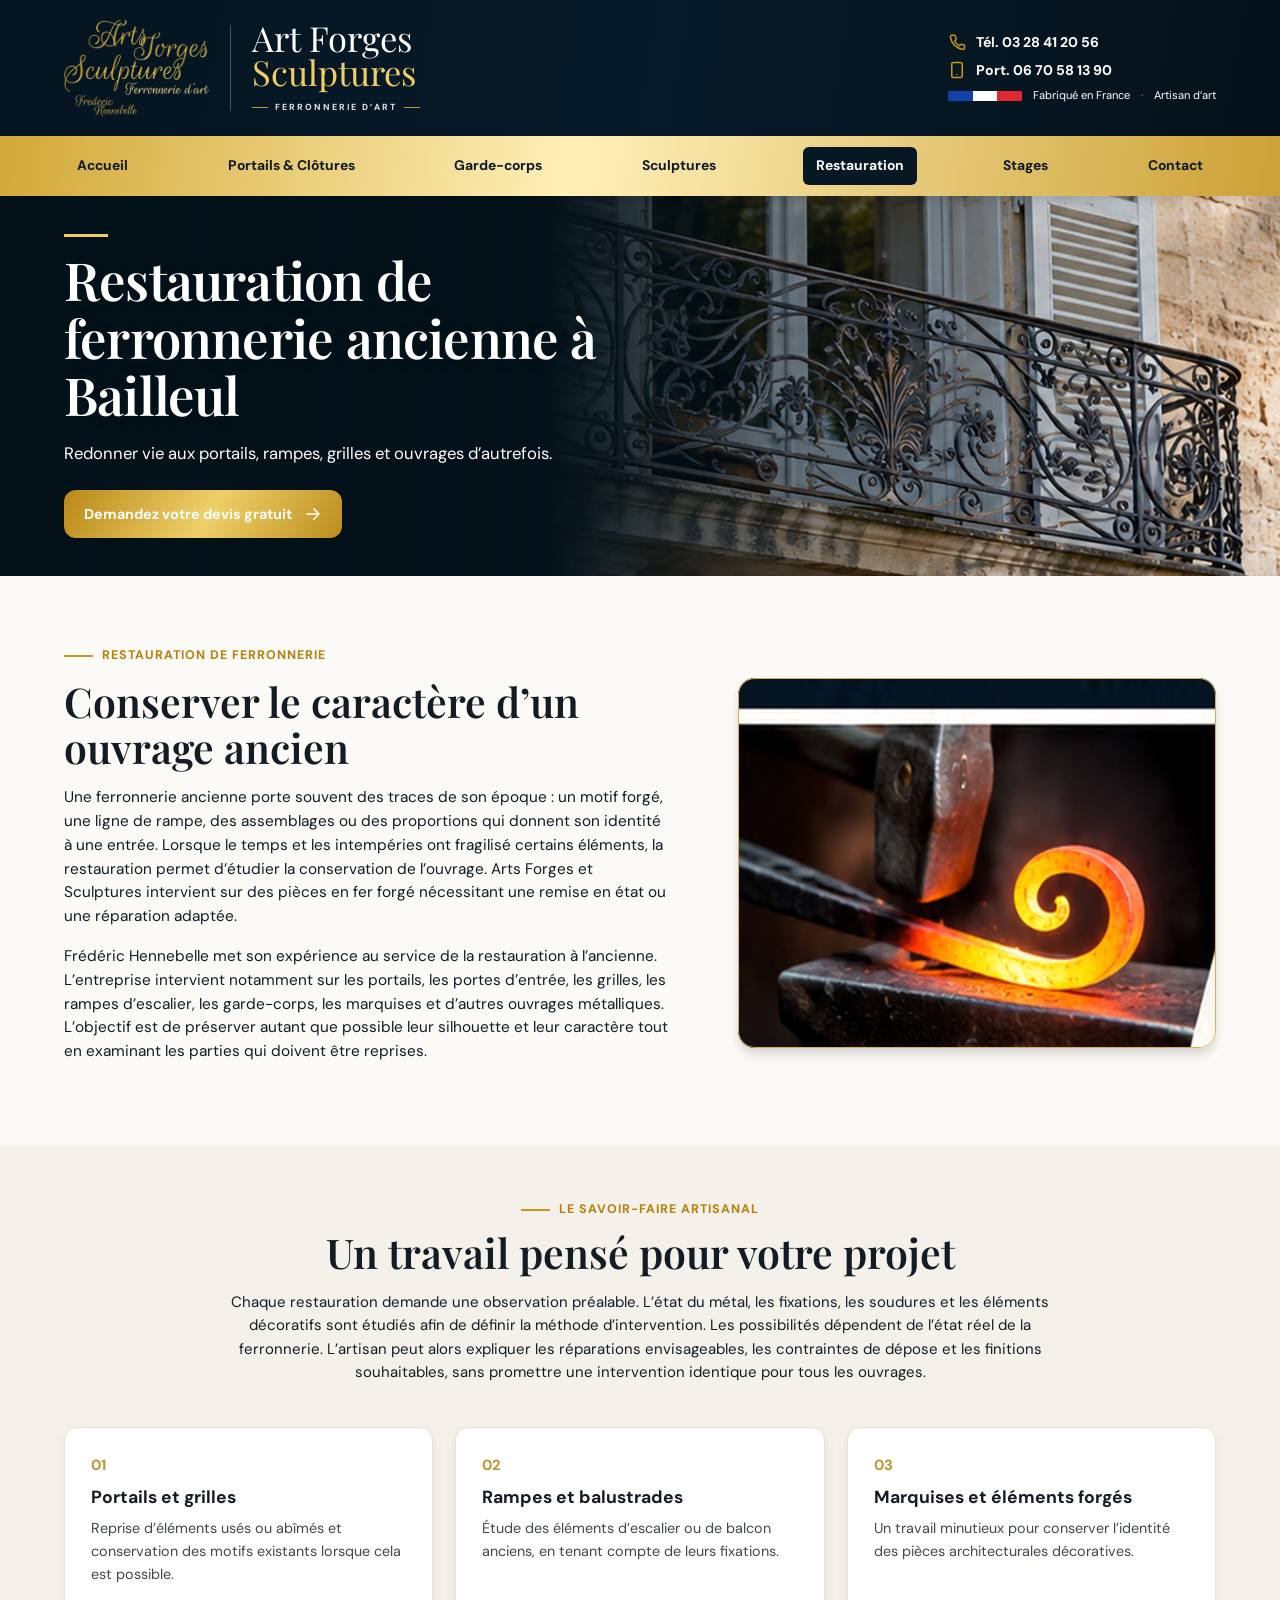
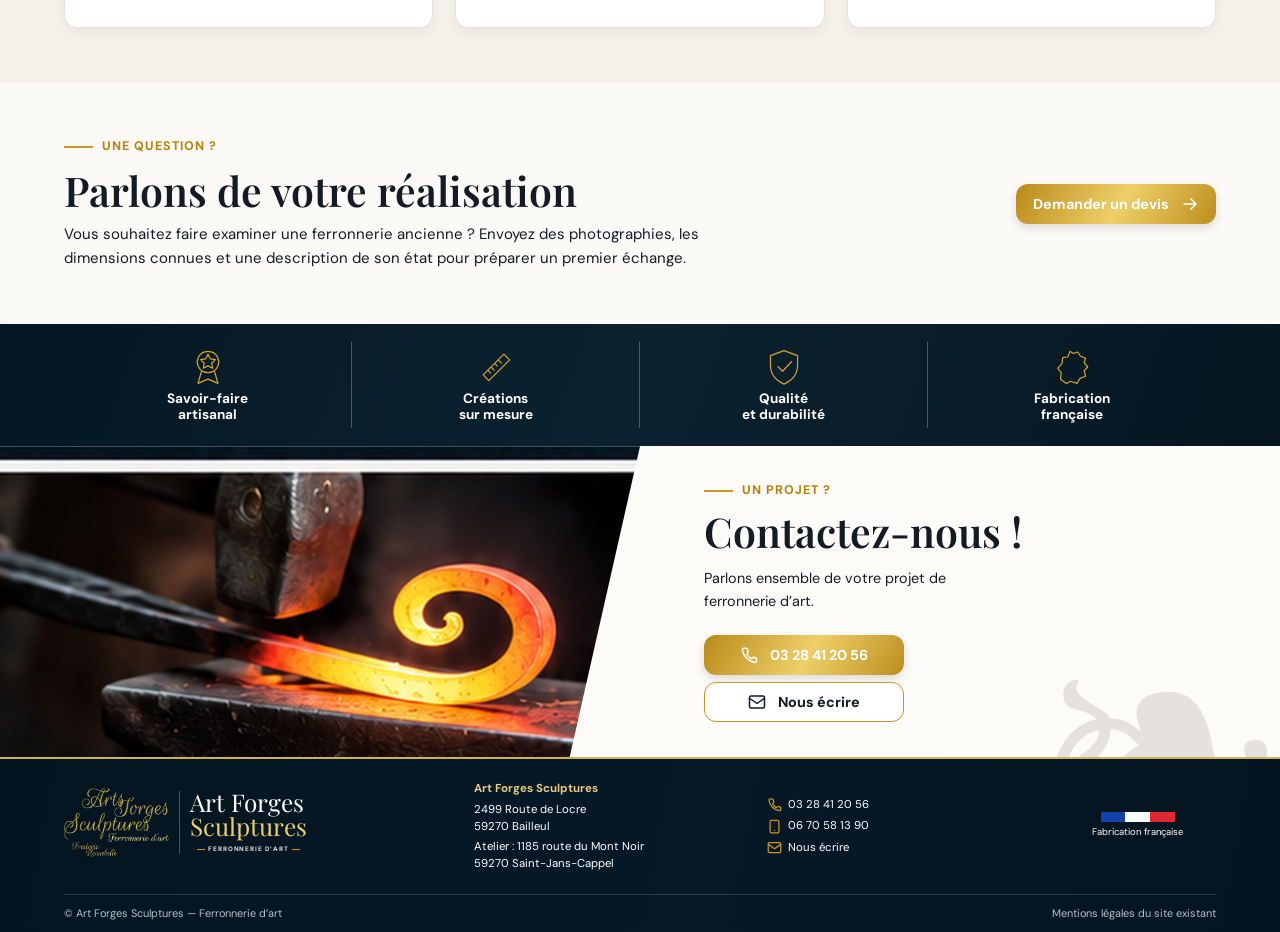
<file: restauration.html>
<!doctype html><html lang="fr"><head><meta charset="utf-8"><meta name="viewport" content="width=device-width,initial-scale=1"><meta name="theme-color" content="#071924"><title>Restauration de ferronnerie ancienne à Bailleul | Art Forges Sculptures</title><meta name="description" content="Restauration de ferronnerie ancienne à Bailleul : portails, grilles, rampes, garde-corps et marquises avec Arts Forges et Sculptures."><link rel="icon" href="assets/logo-officiel.png" type="image/png"><link rel="stylesheet" href="assets/style.css"><script src="assets/script.js" defer></script></head><body><header class="site-head"><div class="container head-grid"><a class="brand" href="index.html" aria-label="Art Forges Sculptures – accueil"><img class="brand-logo" src="assets/logo-officiel.png" alt="Logo officiel Art Forges et Sculptures"><span class="brand-sep" aria-hidden="true"></span><span class="brand-wordmark"><span>Art Forges</span><span class="gold-text">Sculptures</span><span class="brand-sub"><i></i> Ferronnerie d’art <i></i></span></span></a><div class="head-right"><a href="tel:+33328412056"><svg viewBox="0 0 24 24" fill="none" stroke="currentColor" stroke-width="2" stroke-linecap="round" stroke-linejoin="round"><path d="M22 16.92v3a2 2 0 0 1-2.18 2A19.79 19.79 0 0 1 3.09 5.18 2 2 0 0 1 5.07 3h3a2 2 0 0 1 2 1.72c.12.96.34 1.9.66 2.79a2 2 0 0 1-.45 2.11L8.91 11a16 16 0 0 0 6.1 6.1l1.38-1.37a2 2 0 0 1 2.11-.45c.9.32 1.83.54 2.79.66A2 2 0 0 1 22 16.92Z"/></svg> <span>Tél. 03 28 41 20 56</span></a><a href="tel:+33670581390"><svg viewBox="0 0 24 24" fill="none" stroke="currentColor" stroke-width="2" stroke-linecap="round" stroke-linejoin="round"><rect x="5" y="2" width="14" height="20" rx="2"/><path d="M12 18h.01"/></svg> <span>Port. 06 70 58 13 90</span></a><div class="head-mini"><span class="flag"><i></i><i></i><i></i></span><span>Fabriqué en France</span><span class="mini-sep">·</span><span>Artisan d’art</span></div></div></div></header><div class="menu-shell"><nav class="container main-nav" aria-label="Navigation principale"><button class="menu-toggle" type="button" aria-expanded="false" aria-controls="main-links">☰ &nbsp; Menu</button><div id="main-links" class="nav-links"><a href="index.html" class="" >Accueil</a><a href="portails-clotures.html" class="" >Portails & Clôtures</a><a href="garde-corps.html" class="" >Garde-corps</a><a href="sculptures.html" class="" >Sculptures</a><a href="restauration.html" class="active" aria-current=page>Restauration</a><a href="stages-ferronnerie.html" class="" >Stages</a><a href="contact.html" class="" >Contact</a></div></nav></div><main><section class="hero inner-hero"><img class="hero-bg" src="assets/hero-restauration-hd.jpg" alt="" aria-hidden="true" width="1728" height="1024" decoding="async" fetchpriority="high"><div class="container hero-copy reveal"><span class="gold-line"></span><h1>Restauration de ferronnerie ancienne à Bailleul</h1><p>Redonner vie aux portails, rampes, grilles et ouvrages d’autrefois.</p><a class="btn gold hero-button" href="contact.html#contact-form">Demandez votre devis gratuit <svg viewBox="0 0 24 24" fill="none" stroke="currentColor" stroke-width="2" stroke-linecap="round" stroke-linejoin="round"><path d="M4 12h16m-7-7 7 7-7 7"/></svg></a></div></section><section class="section detail-main"><div class="container intro-grid"><div class="intro-copy reveal"><span class="kicker">RESTAURATION DE FERRONNERIE</span><h2>Conserver le caractère d’un ouvrage ancien</h2><p>Une ferronnerie ancienne porte souvent des traces de son époque : un motif forgé, une ligne de rampe, des assemblages ou des proportions qui donnent son identité à une entrée. Lorsque le temps et les intempéries ont fragilisé certains éléments, la restauration permet d’étudier la conservation de l’ouvrage. Arts Forges et Sculptures intervient sur des pièces en fer forgé nécessitant une remise en état ou une réparation adaptée.</p><p>Frédéric Hennebelle met son expérience au service de la restauration à l’ancienne. L’entreprise intervient notamment sur les portails, les portes d’entrée, les grilles, les rampes d’escalier, les garde-corps, les marquises et d’autres ouvrages métalliques. L’objectif est de préserver autant que possible leur silhouette et leur caractère tout en examinant les parties qui doivent être reprises.</p></div><div class="intro-visual detail-visual reveal"><img src="assets/forge.jpg" alt="Ferronnerie d’art : restauration de ferronnerie ancienne à bailleul" loading="lazy"></div></div></section><section class="section service-story"><div class="container"><div class="service-story-text reveal"><span class="kicker">LE SAVOIR-FAIRE ARTISANAL</span><h2>Un travail pensé pour votre projet</h2><p>Chaque restauration demande une observation préalable. L’état du métal, les fixations, les soudures et les éléments décoratifs sont étudiés afin de définir la méthode d’intervention. Les possibilités dépendent de l’état réel de la ferronnerie. L’artisan peut alors expliquer les réparations envisageables, les contraintes de dépose et les finitions souhaitables, sans promettre une intervention identique pour tous les ouvrages.</p></div><div class="detail-cards"><article class="detail-card reveal"><span class="detail-n" aria-hidden="true">01</span><h3>Portails et grilles</h3><p>Reprise d’éléments usés ou abîmés et conservation des motifs existants lorsque cela est possible.</p></article><article class="detail-card reveal"><span class="detail-n" aria-hidden="true">02</span><h3>Rampes et balustrades</h3><p>Étude des éléments d’escalier ou de balcon anciens, en tenant compte de leurs fixations.</p></article><article class="detail-card reveal"><span class="detail-n" aria-hidden="true">03</span><h3>Marquises et éléments forgés</h3><p>Un travail minutieux pour conserver l’identité des pièces architecturales décoratives.</p></article></div></div></section><section class="section text-callout"><div class="container text-callout-inner reveal"><div><span class="kicker">UNE QUESTION ?</span><h2>Parlons de votre réalisation</h2><p>Vous souhaitez faire examiner une ferronnerie ancienne ? Envoyez des photographies, les dimensions connues et une description de son état pour préparer un premier échange.</p></div><a class="btn gold" href="contact.html#contact-form">Demander un devis <svg viewBox="0 0 24 24" fill="none" stroke="currentColor" stroke-width="2" stroke-linecap="round" stroke-linejoin="round"><path d="M4 12h16m-7-7 7 7-7 7"/></svg></a></div></section><section class="features"><div class="container feature-grid"><div class="feature-item reveal"><svg viewBox="0 0 56 56" fill="none" stroke="currentColor" stroke-width="1.7" stroke-linejoin="round"><circle cx="28" cy="21" r="15"/><path d="m19 34-5 17 14-6 14 6-5-17m-9-24 3.2 6.5 7.2 1.1-5.2 5.1 1.3 7.1-6.5-3.4-6.5 3.4 1.2-7.1-5.1-5.1 7.2-1.1z"/></svg><strong>Savoir-faire<br>artisanal</strong></div><div class="feature-item reveal"><svg viewBox="0 0 56 56" fill="none" stroke="currentColor" stroke-width="1.7" stroke-linejoin="round"><path d="m10 39 29-29 8 8-29 29zM31 18l5 5m-10 0 4 4m-9 1 5 5m-9 0 4 4"/></svg><strong>Créations<br>sur mesure</strong></div><div class="feature-item reveal"><svg viewBox="0 0 56 56" fill="none" stroke="currentColor" stroke-width="1.7" stroke-linejoin="round"><path d="M28 5 47 12v13c0 14-7 21-19 27C16 46 9 39 9 25V12zM19 27l7 7 13-14"/></svg><strong>Qualité<br>et durabilité</strong></div><div class="feature-item reveal"><svg viewBox="0 0 56 56" fill="none" stroke="currentColor" stroke-width="1.7" stroke-linejoin="round"><path d="m25 6 5 3 6-2 4 6 7 3-2 6 5 6-5 5 2 8-8 3-4 7-9-3-6 3-8-6 1-9-5-6 6-7 1-8 7-1 3-7z"/></svg><strong>Fabrication<br>française</strong></div></div></section><section class="contact-banner"><div class="contact-banner-img reveal" role="img" aria-label="Fer rouge travaillé sur une enclume"></div><div class="contact-banner-copy reveal"><span class="kicker">UN PROJET ?</span><h2>Contactez-nous !</h2><p>Parlons ensemble de votre projet de ferronnerie d’art.</p><a class="btn gold contact-phone" href="tel:+33328412056"><svg viewBox="0 0 24 24" fill="none" stroke="currentColor" stroke-width="2" stroke-linecap="round" stroke-linejoin="round"><path d="M22 16.92v3a2 2 0 0 1-2.18 2A19.79 19.79 0 0 1 3.09 5.18 2 2 0 0 1 5.07 3h3a2 2 0 0 1 2 1.72c.12.96.34 1.9.66 2.79a2 2 0 0 1-.45 2.11L8.91 11a16 16 0 0 0 6.1 6.1l1.38-1.37a2 2 0 0 1 2.11-.45c.9.32 1.83.54 2.79.66A2 2 0 0 1 22 16.92Z"/></svg> 03 28 41 20 56</a><a class="btn outlined contact-mail" href="contact.html"><svg viewBox="0 0 24 24" fill="none" stroke="currentColor" stroke-width="2" stroke-linecap="round" stroke-linejoin="round"><rect x="2" y="4" width="20" height="16" rx="2"/><path d="m2 7 10 7 10-7"/></svg> Nous écrire</a><span class="scrollwork" aria-hidden="true">❧</span></div></section></main><footer class="footer"><div class="container footer-grid"><div class="footer-brand"><a class="brand" href="index.html" aria-label="Art Forges Sculptures – accueil"><img class="brand-logo" src="assets/logo-officiel.png" alt="Logo officiel Art Forges et Sculptures"><span class="brand-sep" aria-hidden="true"></span><span class="brand-wordmark"><span>Art Forges</span><span class="gold-text">Sculptures</span><span class="brand-sub"><i></i> Ferronnerie d’art <i></i></span></span></a></div><div class="footer-adress"><span class="footer-title">Art Forges Sculptures</span><p>2499 Route de Locre<br>59270 Bailleul</p><p>Atelier : 1185 route du Mont Noir<br>59270 Saint-Jans-Cappel</p></div><div class="footer-contact"><a href="tel:+33328412056"><svg viewBox="0 0 24 24" fill="none" stroke="currentColor" stroke-width="2" stroke-linecap="round" stroke-linejoin="round"><path d="M22 16.92v3a2 2 0 0 1-2.18 2A19.79 19.79 0 0 1 3.09 5.18 2 2 0 0 1 5.07 3h3a2 2 0 0 1 2 1.72c.12.96.34 1.9.66 2.79a2 2 0 0 1-.45 2.11L8.91 11a16 16 0 0 0 6.1 6.1l1.38-1.37a2 2 0 0 1 2.11-.45c.9.32 1.83.54 2.79.66A2 2 0 0 1 22 16.92Z"/></svg> 03 28 41 20 56</a><a href="tel:+33670581390"><svg viewBox="0 0 24 24" fill="none" stroke="currentColor" stroke-width="2" stroke-linecap="round" stroke-linejoin="round"><rect x="5" y="2" width="14" height="20" rx="2"/><path d="M12 18h.01"/></svg> 06 70 58 13 90</a><a href="mailto:contact@arts-forges-et-sculptures.com"><svg viewBox="0 0 24 24" fill="none" stroke="currentColor" stroke-width="2" stroke-linecap="round" stroke-linejoin="round"><rect x="2" y="4" width="20" height="16" rx="2"/><path d="m2 7 10 7 10-7"/></svg> Nous écrire</a></div><div class="footer-france"><span class="flag"><i></i><i></i><i></i></span><small>Fabrication française</small></div></div><div class="container foot-bottom"><span>© Art Forges Sculptures — Ferronnerie d’art</span><a href="https://www.arts-forges-et-sculptures.com/fr/mentions-legales" target="_blank" rel="noopener">Mentions légales du site existant</a></div></footer></body></html>
</file>
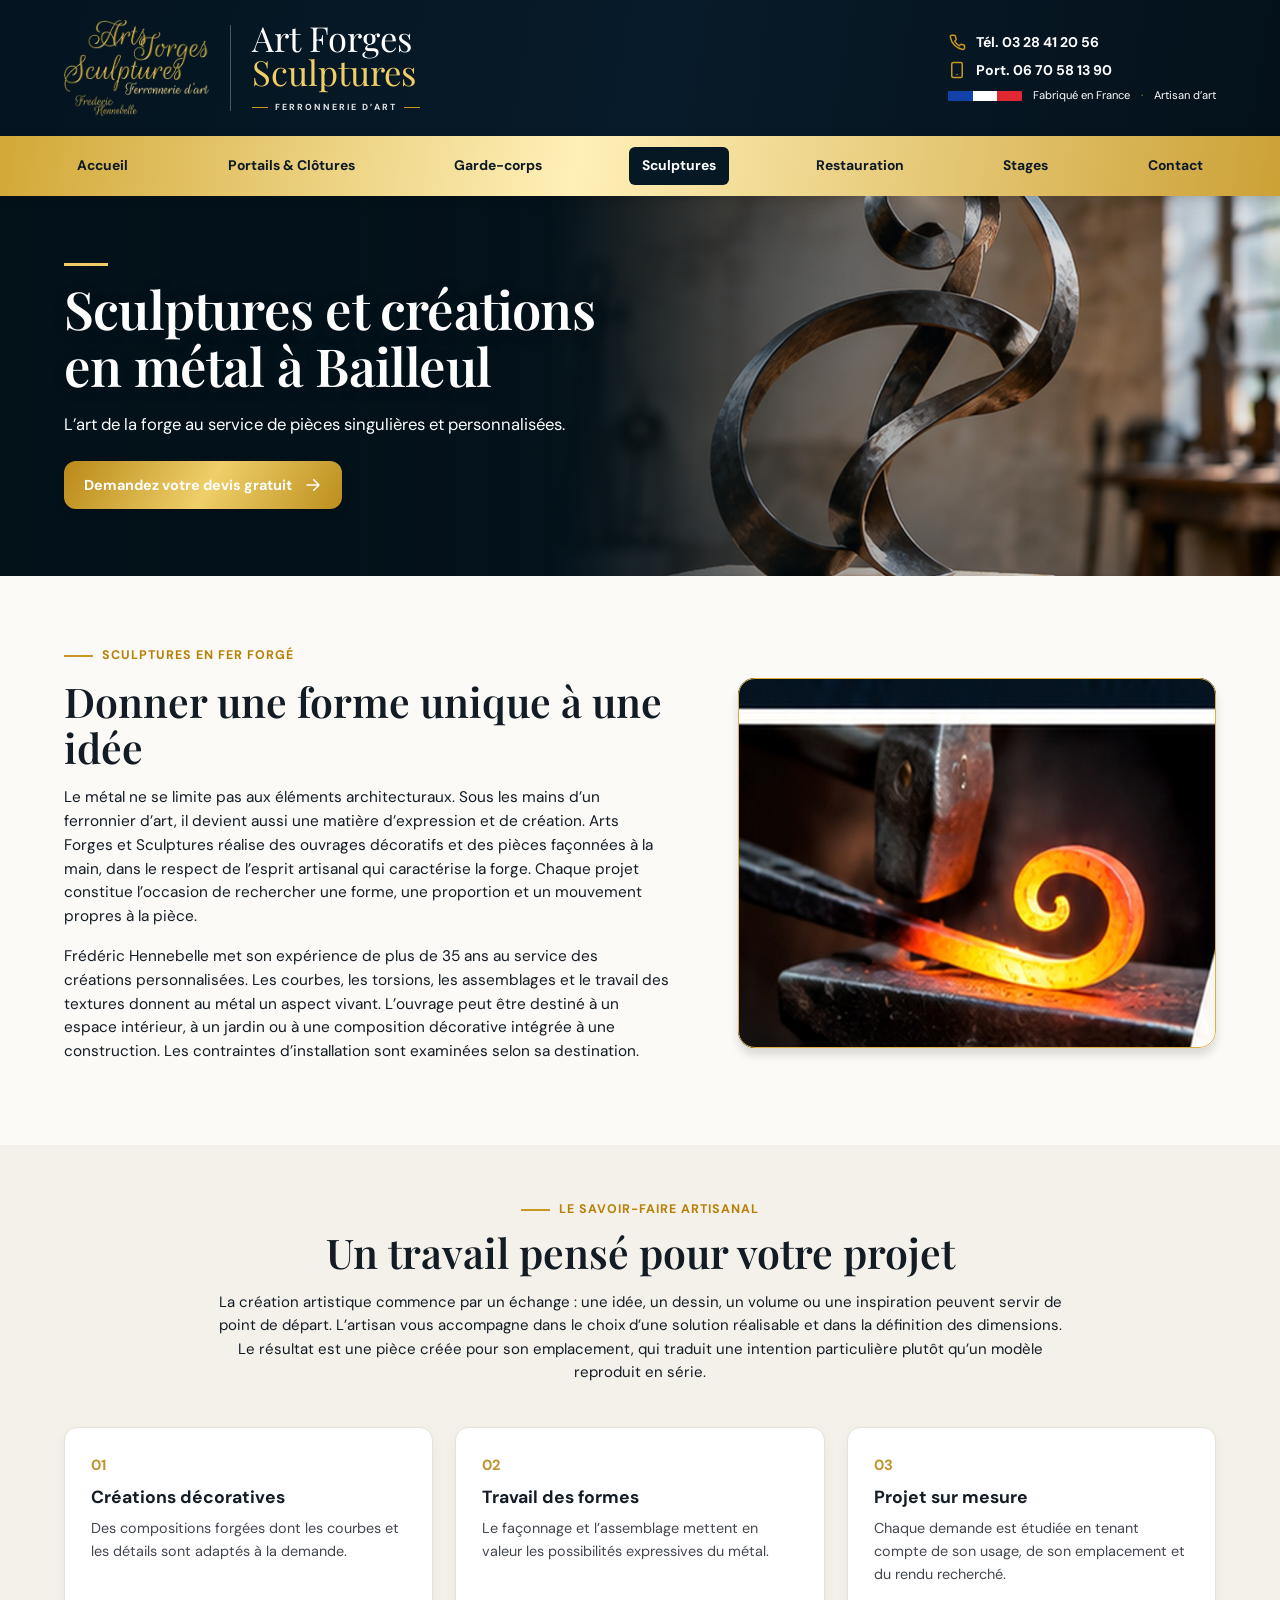
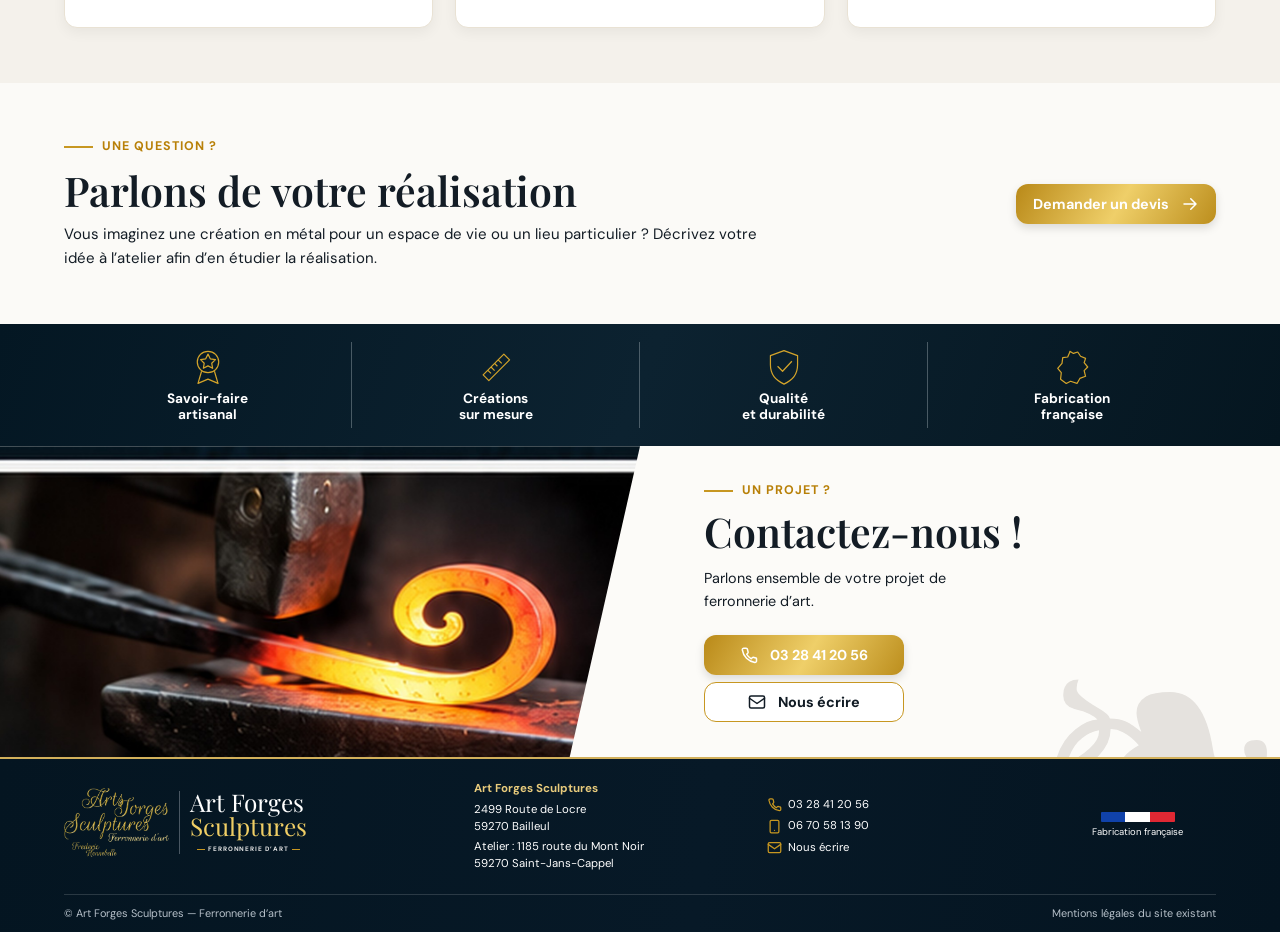
<file: sculptures.html>
<!doctype html><html lang="fr"><head><meta charset="utf-8"><meta name="viewport" content="width=device-width,initial-scale=1"><meta name="theme-color" content="#071924"><title>Sculptures et créations en métal à Bailleul | Art Forges Sculptures</title><meta name="description" content="Sculptures en métal et pièces uniques en fer forgé à Bailleul. Découvrez les créations artisanales sur mesure d’Arts Forges et Sculptures."><link rel="icon" href="assets/logo-officiel.png" type="image/png"><link rel="stylesheet" href="assets/style.css"><script src="assets/script.js" defer></script></head><body><header class="site-head"><div class="container head-grid"><a class="brand" href="index.html" aria-label="Art Forges Sculptures – accueil"><img class="brand-logo" src="assets/logo-officiel.png" alt="Logo officiel Art Forges et Sculptures"><span class="brand-sep" aria-hidden="true"></span><span class="brand-wordmark"><span>Art Forges</span><span class="gold-text">Sculptures</span><span class="brand-sub"><i></i> Ferronnerie d’art <i></i></span></span></a><div class="head-right"><a href="tel:+33328412056"><svg viewBox="0 0 24 24" fill="none" stroke="currentColor" stroke-width="2" stroke-linecap="round" stroke-linejoin="round"><path d="M22 16.92v3a2 2 0 0 1-2.18 2A19.79 19.79 0 0 1 3.09 5.18 2 2 0 0 1 5.07 3h3a2 2 0 0 1 2 1.72c.12.96.34 1.9.66 2.79a2 2 0 0 1-.45 2.11L8.91 11a16 16 0 0 0 6.1 6.1l1.38-1.37a2 2 0 0 1 2.11-.45c.9.32 1.83.54 2.79.66A2 2 0 0 1 22 16.92Z"/></svg> <span>Tél. 03 28 41 20 56</span></a><a href="tel:+33670581390"><svg viewBox="0 0 24 24" fill="none" stroke="currentColor" stroke-width="2" stroke-linecap="round" stroke-linejoin="round"><rect x="5" y="2" width="14" height="20" rx="2"/><path d="M12 18h.01"/></svg> <span>Port. 06 70 58 13 90</span></a><div class="head-mini"><span class="flag"><i></i><i></i><i></i></span><span>Fabriqué en France</span><span class="mini-sep">·</span><span>Artisan d’art</span></div></div></div></header><div class="menu-shell"><nav class="container main-nav" aria-label="Navigation principale"><button class="menu-toggle" type="button" aria-expanded="false" aria-controls="main-links">☰ &nbsp; Menu</button><div id="main-links" class="nav-links"><a href="index.html" class="" >Accueil</a><a href="portails-clotures.html" class="" >Portails & Clôtures</a><a href="garde-corps.html" class="" >Garde-corps</a><a href="sculptures.html" class="active" aria-current=page>Sculptures</a><a href="restauration.html" class="" >Restauration</a><a href="stages-ferronnerie.html" class="" >Stages</a><a href="contact.html" class="" >Contact</a></div></nav></div><main><section class="hero inner-hero"><img class="hero-bg" src="assets/hero-sculptures-hd.jpg" alt="" aria-hidden="true" width="1728" height="1024" decoding="async" fetchpriority="high"><div class="container hero-copy reveal"><span class="gold-line"></span><h1>Sculptures et créations en métal à Bailleul</h1><p>L’art de la forge au service de pièces singulières et personnalisées.</p><a class="btn gold hero-button" href="contact.html#contact-form">Demandez votre devis gratuit <svg viewBox="0 0 24 24" fill="none" stroke="currentColor" stroke-width="2" stroke-linecap="round" stroke-linejoin="round"><path d="M4 12h16m-7-7 7 7-7 7"/></svg></a></div></section><section class="section detail-main"><div class="container intro-grid"><div class="intro-copy reveal"><span class="kicker">SCULPTURES EN FER FORGÉ</span><h2>Donner une forme unique à une idée</h2><p>Le métal ne se limite pas aux éléments architecturaux. Sous les mains d’un ferronnier d’art, il devient aussi une matière d’expression et de création. Arts Forges et Sculptures réalise des ouvrages décoratifs et des pièces façonnées à la main, dans le respect de l’esprit artisanal qui caractérise la forge. Chaque projet constitue l’occasion de rechercher une forme, une proportion et un mouvement propres à la pièce.</p><p>Frédéric Hennebelle met son expérience de plus de 35 ans au service des créations personnalisées. Les courbes, les torsions, les assemblages et le travail des textures donnent au métal un aspect vivant. L’ouvrage peut être destiné à un espace intérieur, à un jardin ou à une composition décorative intégrée à une construction. Les contraintes d’installation sont examinées selon sa destination.</p></div><div class="intro-visual detail-visual reveal"><img src="assets/forge.jpg" alt="Ferronnerie d’art : sculptures et créations en métal à bailleul" loading="lazy"></div></div></section><section class="section service-story"><div class="container"><div class="service-story-text reveal"><span class="kicker">LE SAVOIR-FAIRE ARTISANAL</span><h2>Un travail pensé pour votre projet</h2><p>La création artistique commence par un échange : une idée, un dessin, un volume ou une inspiration peuvent servir de point de départ. L’artisan vous accompagne dans le choix d’une solution réalisable et dans la définition des dimensions. Le résultat est une pièce créée pour son emplacement, qui traduit une intention particulière plutôt qu’un modèle reproduit en série.</p></div><div class="detail-cards"><article class="detail-card reveal"><span class="detail-n" aria-hidden="true">01</span><h3>Créations décoratives</h3><p>Des compositions forgées dont les courbes et les détails sont adaptés à la demande.</p></article><article class="detail-card reveal"><span class="detail-n" aria-hidden="true">02</span><h3>Travail des formes</h3><p>Le façonnage et l’assemblage mettent en valeur les possibilités expressives du métal.</p></article><article class="detail-card reveal"><span class="detail-n" aria-hidden="true">03</span><h3>Projet sur mesure</h3><p>Chaque demande est étudiée en tenant compte de son usage, de son emplacement et du rendu recherché.</p></article></div></div></section><section class="section text-callout"><div class="container text-callout-inner reveal"><div><span class="kicker">UNE QUESTION ?</span><h2>Parlons de votre réalisation</h2><p>Vous imaginez une création en métal pour un espace de vie ou un lieu particulier ? Décrivez votre idée à l’atelier afin d’en étudier la réalisation.</p></div><a class="btn gold" href="contact.html#contact-form">Demander un devis <svg viewBox="0 0 24 24" fill="none" stroke="currentColor" stroke-width="2" stroke-linecap="round" stroke-linejoin="round"><path d="M4 12h16m-7-7 7 7-7 7"/></svg></a></div></section><section class="features"><div class="container feature-grid"><div class="feature-item reveal"><svg viewBox="0 0 56 56" fill="none" stroke="currentColor" stroke-width="1.7" stroke-linejoin="round"><circle cx="28" cy="21" r="15"/><path d="m19 34-5 17 14-6 14 6-5-17m-9-24 3.2 6.5 7.2 1.1-5.2 5.1 1.3 7.1-6.5-3.4-6.5 3.4 1.2-7.1-5.1-5.1 7.2-1.1z"/></svg><strong>Savoir-faire<br>artisanal</strong></div><div class="feature-item reveal"><svg viewBox="0 0 56 56" fill="none" stroke="currentColor" stroke-width="1.7" stroke-linejoin="round"><path d="m10 39 29-29 8 8-29 29zM31 18l5 5m-10 0 4 4m-9 1 5 5m-9 0 4 4"/></svg><strong>Créations<br>sur mesure</strong></div><div class="feature-item reveal"><svg viewBox="0 0 56 56" fill="none" stroke="currentColor" stroke-width="1.7" stroke-linejoin="round"><path d="M28 5 47 12v13c0 14-7 21-19 27C16 46 9 39 9 25V12zM19 27l7 7 13-14"/></svg><strong>Qualité<br>et durabilité</strong></div><div class="feature-item reveal"><svg viewBox="0 0 56 56" fill="none" stroke="currentColor" stroke-width="1.7" stroke-linejoin="round"><path d="m25 6 5 3 6-2 4 6 7 3-2 6 5 6-5 5 2 8-8 3-4 7-9-3-6 3-8-6 1-9-5-6 6-7 1-8 7-1 3-7z"/></svg><strong>Fabrication<br>française</strong></div></div></section><section class="contact-banner"><div class="contact-banner-img reveal" role="img" aria-label="Fer rouge travaillé sur une enclume"></div><div class="contact-banner-copy reveal"><span class="kicker">UN PROJET ?</span><h2>Contactez-nous !</h2><p>Parlons ensemble de votre projet de ferronnerie d’art.</p><a class="btn gold contact-phone" href="tel:+33328412056"><svg viewBox="0 0 24 24" fill="none" stroke="currentColor" stroke-width="2" stroke-linecap="round" stroke-linejoin="round"><path d="M22 16.92v3a2 2 0 0 1-2.18 2A19.79 19.79 0 0 1 3.09 5.18 2 2 0 0 1 5.07 3h3a2 2 0 0 1 2 1.72c.12.96.34 1.9.66 2.79a2 2 0 0 1-.45 2.11L8.91 11a16 16 0 0 0 6.1 6.1l1.38-1.37a2 2 0 0 1 2.11-.45c.9.32 1.83.54 2.79.66A2 2 0 0 1 22 16.92Z"/></svg> 03 28 41 20 56</a><a class="btn outlined contact-mail" href="contact.html"><svg viewBox="0 0 24 24" fill="none" stroke="currentColor" stroke-width="2" stroke-linecap="round" stroke-linejoin="round"><rect x="2" y="4" width="20" height="16" rx="2"/><path d="m2 7 10 7 10-7"/></svg> Nous écrire</a><span class="scrollwork" aria-hidden="true">❧</span></div></section></main><footer class="footer"><div class="container footer-grid"><div class="footer-brand"><a class="brand" href="index.html" aria-label="Art Forges Sculptures – accueil"><img class="brand-logo" src="assets/logo-officiel.png" alt="Logo officiel Art Forges et Sculptures"><span class="brand-sep" aria-hidden="true"></span><span class="brand-wordmark"><span>Art Forges</span><span class="gold-text">Sculptures</span><span class="brand-sub"><i></i> Ferronnerie d’art <i></i></span></span></a></div><div class="footer-adress"><span class="footer-title">Art Forges Sculptures</span><p>2499 Route de Locre<br>59270 Bailleul</p><p>Atelier : 1185 route du Mont Noir<br>59270 Saint-Jans-Cappel</p></div><div class="footer-contact"><a href="tel:+33328412056"><svg viewBox="0 0 24 24" fill="none" stroke="currentColor" stroke-width="2" stroke-linecap="round" stroke-linejoin="round"><path d="M22 16.92v3a2 2 0 0 1-2.18 2A19.79 19.79 0 0 1 3.09 5.18 2 2 0 0 1 5.07 3h3a2 2 0 0 1 2 1.72c.12.96.34 1.9.66 2.79a2 2 0 0 1-.45 2.11L8.91 11a16 16 0 0 0 6.1 6.1l1.38-1.37a2 2 0 0 1 2.11-.45c.9.32 1.83.54 2.79.66A2 2 0 0 1 22 16.92Z"/></svg> 03 28 41 20 56</a><a href="tel:+33670581390"><svg viewBox="0 0 24 24" fill="none" stroke="currentColor" stroke-width="2" stroke-linecap="round" stroke-linejoin="round"><rect x="5" y="2" width="14" height="20" rx="2"/><path d="M12 18h.01"/></svg> 06 70 58 13 90</a><a href="mailto:contact@arts-forges-et-sculptures.com"><svg viewBox="0 0 24 24" fill="none" stroke="currentColor" stroke-width="2" stroke-linecap="round" stroke-linejoin="round"><rect x="2" y="4" width="20" height="16" rx="2"/><path d="m2 7 10 7 10-7"/></svg> Nous écrire</a></div><div class="footer-france"><span class="flag"><i></i><i></i><i></i></span><small>Fabrication française</small></div></div><div class="container foot-bottom"><span>© Art Forges Sculptures — Ferronnerie d’art</span><a href="https://www.arts-forges-et-sculptures.com/fr/mentions-legales" target="_blank" rel="noopener">Mentions légales du site existant</a></div></footer></body></html>
</file>
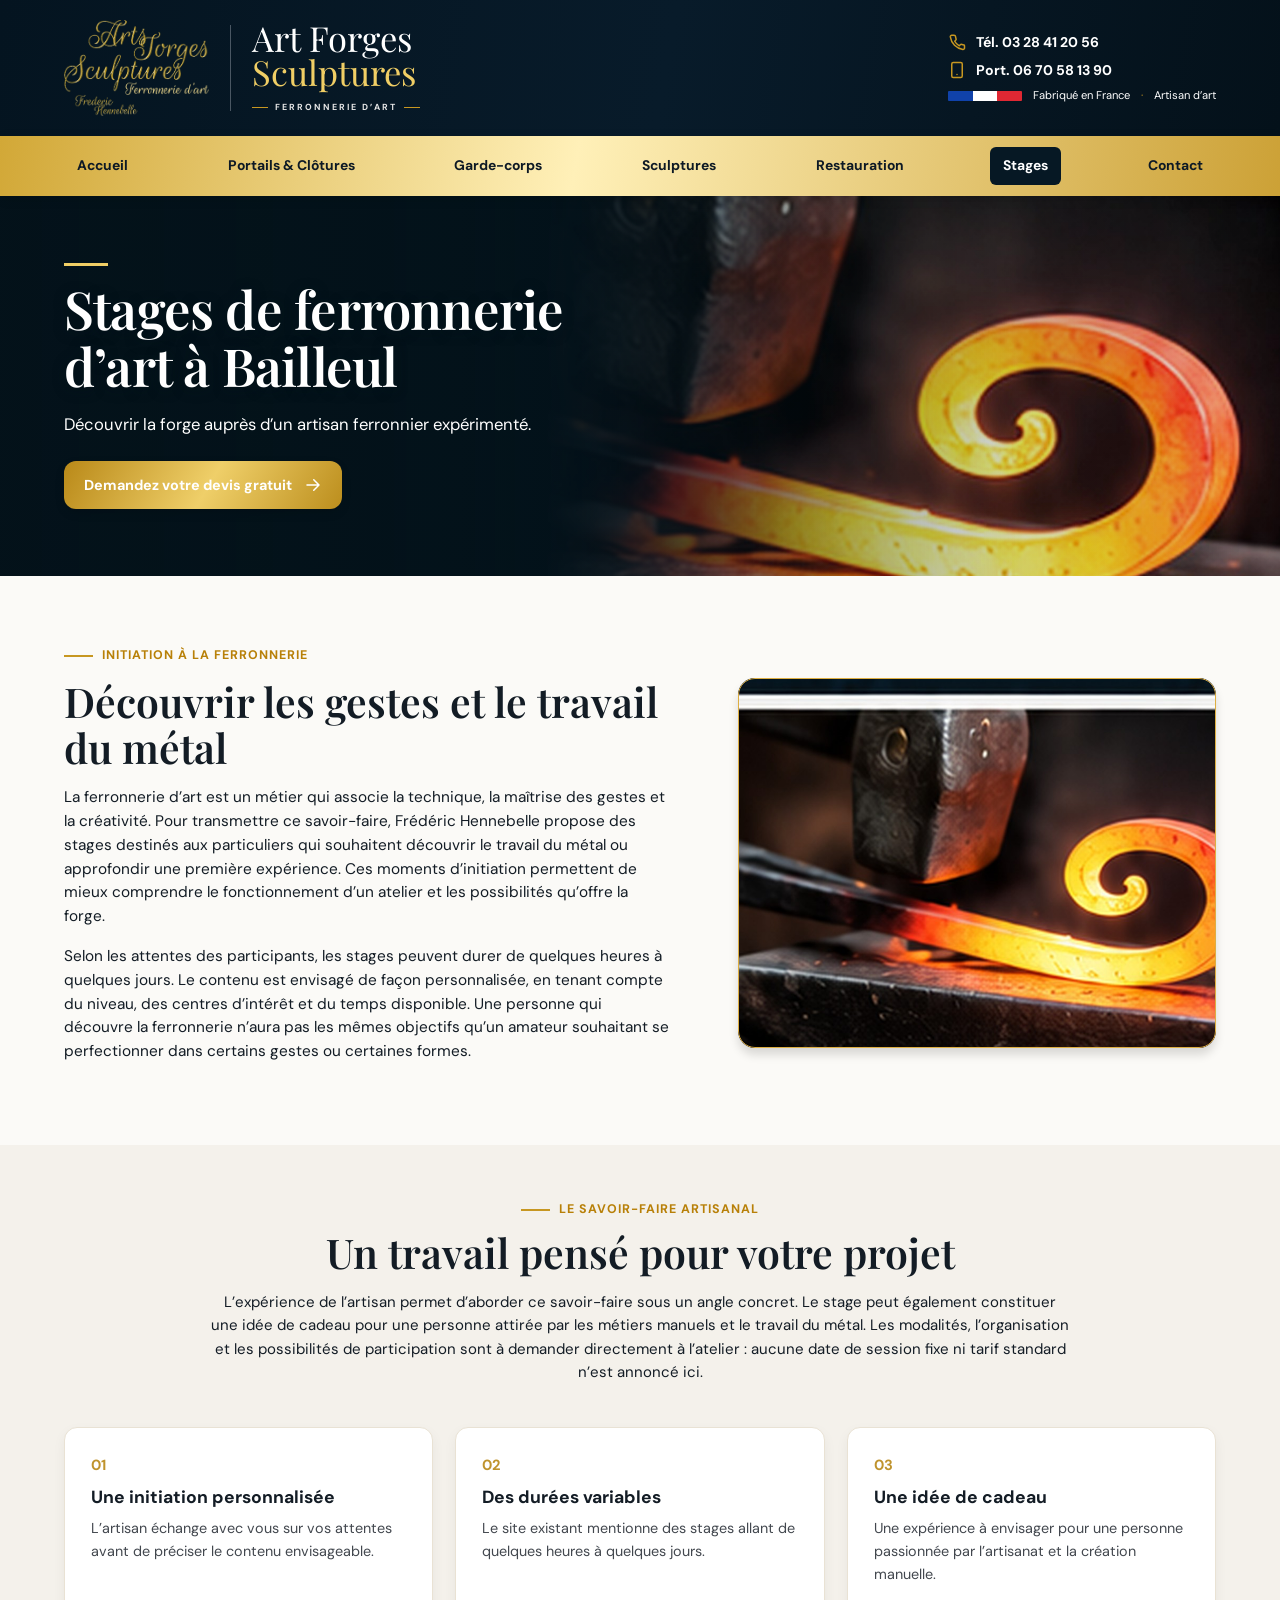
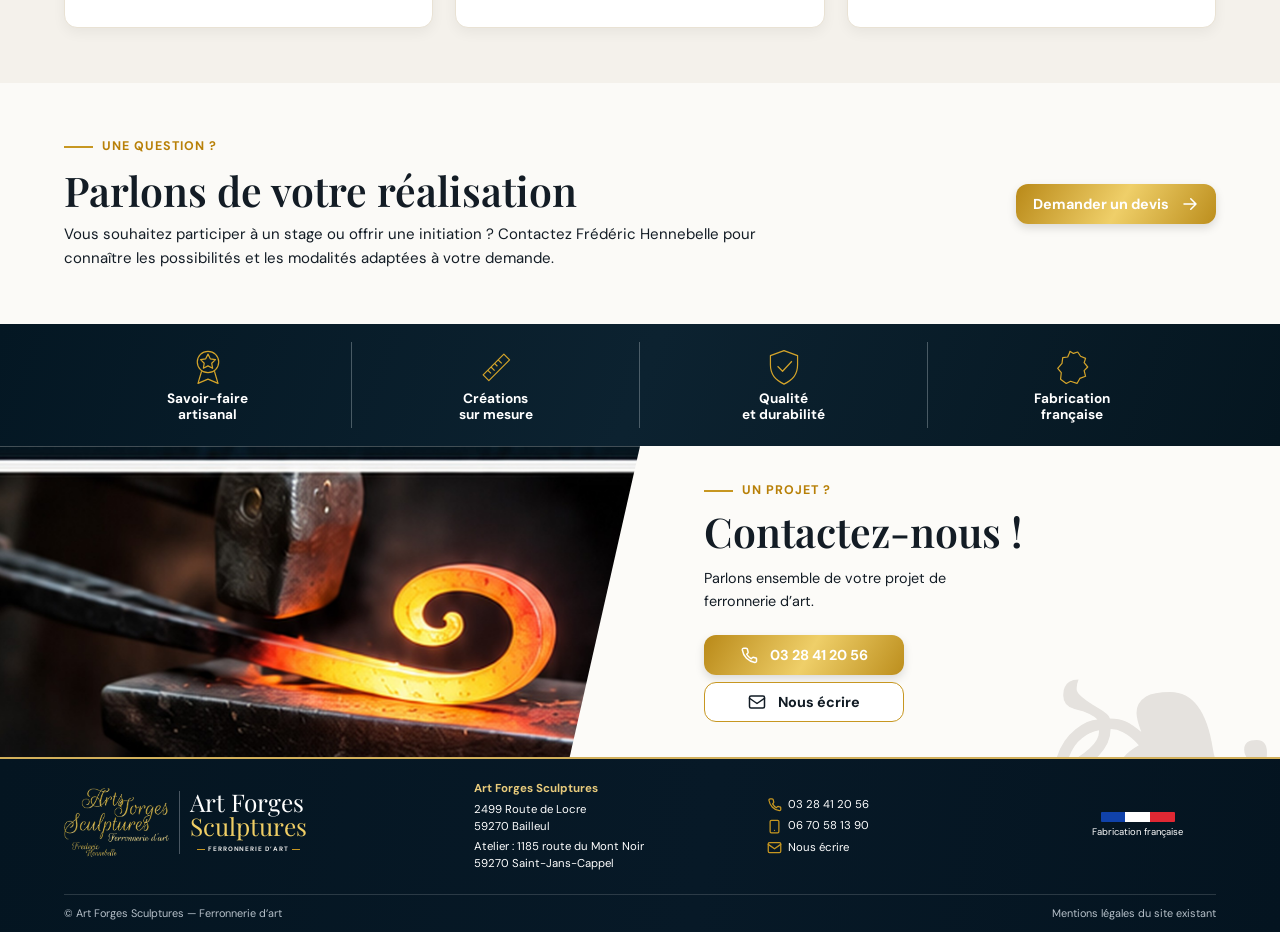
<file: stages-ferronnerie.html>
<!doctype html><html lang="fr"><head><meta charset="utf-8"><meta name="viewport" content="width=device-width,initial-scale=1"><meta name="theme-color" content="#071924"><title>Stages de ferronnerie d’art à Bailleul | Art Forges Sculptures</title><meta name="description" content="Stages de ferronnerie d’art à Bailleul pour particuliers. Initiation et perfectionnement auprès de Frédéric Hennebelle."><link rel="icon" href="assets/logo-officiel.png" type="image/png"><link rel="stylesheet" href="assets/style.css"><script src="assets/script.js" defer></script></head><body><header class="site-head"><div class="container head-grid"><a class="brand" href="index.html" aria-label="Art Forges Sculptures – accueil"><img class="brand-logo" src="assets/logo-officiel.png" alt="Logo officiel Art Forges et Sculptures"><span class="brand-sep" aria-hidden="true"></span><span class="brand-wordmark"><span>Art Forges</span><span class="gold-text">Sculptures</span><span class="brand-sub"><i></i> Ferronnerie d’art <i></i></span></span></a><div class="head-right"><a href="tel:+33328412056"><svg viewBox="0 0 24 24" fill="none" stroke="currentColor" stroke-width="2" stroke-linecap="round" stroke-linejoin="round"><path d="M22 16.92v3a2 2 0 0 1-2.18 2A19.79 19.79 0 0 1 3.09 5.18 2 2 0 0 1 5.07 3h3a2 2 0 0 1 2 1.72c.12.96.34 1.9.66 2.79a2 2 0 0 1-.45 2.11L8.91 11a16 16 0 0 0 6.1 6.1l1.38-1.37a2 2 0 0 1 2.11-.45c.9.32 1.83.54 2.79.66A2 2 0 0 1 22 16.92Z"/></svg> <span>Tél. 03 28 41 20 56</span></a><a href="tel:+33670581390"><svg viewBox="0 0 24 24" fill="none" stroke="currentColor" stroke-width="2" stroke-linecap="round" stroke-linejoin="round"><rect x="5" y="2" width="14" height="20" rx="2"/><path d="M12 18h.01"/></svg> <span>Port. 06 70 58 13 90</span></a><div class="head-mini"><span class="flag"><i></i><i></i><i></i></span><span>Fabriqué en France</span><span class="mini-sep">·</span><span>Artisan d’art</span></div></div></div></header><div class="menu-shell"><nav class="container main-nav" aria-label="Navigation principale"><button class="menu-toggle" type="button" aria-expanded="false" aria-controls="main-links">☰ &nbsp; Menu</button><div id="main-links" class="nav-links"><a href="index.html" class="" >Accueil</a><a href="portails-clotures.html" class="" >Portails & Clôtures</a><a href="garde-corps.html" class="" >Garde-corps</a><a href="sculptures.html" class="" >Sculptures</a><a href="restauration.html" class="" >Restauration</a><a href="stages-ferronnerie.html" class="active" aria-current=page>Stages</a><a href="contact.html" class="" >Contact</a></div></nav></div><main><section class="hero inner-hero"><img class="hero-bg" src="assets/hero-stages-hd.jpg" alt="" aria-hidden="true" width="1728" height="1024" decoding="async" fetchpriority="high"><div class="container hero-copy reveal"><span class="gold-line"></span><h1>Stages de ferronnerie d’art à Bailleul</h1><p>Découvrir la forge auprès d’un artisan ferronnier expérimenté.</p><a class="btn gold hero-button" href="contact.html#contact-form">Demandez votre devis gratuit <svg viewBox="0 0 24 24" fill="none" stroke="currentColor" stroke-width="2" stroke-linecap="round" stroke-linejoin="round"><path d="M4 12h16m-7-7 7 7-7 7"/></svg></a></div></section><section class="section detail-main"><div class="container intro-grid"><div class="intro-copy reveal"><span class="kicker">INITIATION À LA FERRONNERIE</span><h2>Découvrir les gestes et le travail du métal</h2><p>La ferronnerie d’art est un métier qui associe la technique, la maîtrise des gestes et la créativité. Pour transmettre ce savoir-faire, Frédéric Hennebelle propose des stages destinés aux particuliers qui souhaitent découvrir le travail du métal ou approfondir une première expérience. Ces moments d’initiation permettent de mieux comprendre le fonctionnement d’un atelier et les possibilités qu’offre la forge.</p><p>Selon les attentes des participants, les stages peuvent durer de quelques heures à quelques jours. Le contenu est envisagé de façon personnalisée, en tenant compte du niveau, des centres d’intérêt et du temps disponible. Une personne qui découvre la ferronnerie n’aura pas les mêmes objectifs qu’un amateur souhaitant se perfectionner dans certains gestes ou certaines formes.</p></div><div class="intro-visual detail-visual reveal"><img src="assets/atelier-fer-chaud.jpg" alt="Ferronnerie d’art : stages de ferronnerie d’art à bailleul" loading="lazy"></div></div></section><section class="section service-story"><div class="container"><div class="service-story-text reveal"><span class="kicker">LE SAVOIR-FAIRE ARTISANAL</span><h2>Un travail pensé pour votre projet</h2><p>L’expérience de l’artisan permet d’aborder ce savoir-faire sous un angle concret. Le stage peut également constituer une idée de cadeau pour une personne attirée par les métiers manuels et le travail du métal. Les modalités, l’organisation et les possibilités de participation sont à demander directement à l’atelier : aucune date de session fixe ni tarif standard n’est annoncé ici.</p></div><div class="detail-cards"><article class="detail-card reveal"><span class="detail-n" aria-hidden="true">01</span><h3>Une initiation personnalisée</h3><p>L’artisan échange avec vous sur vos attentes avant de préciser le contenu envisageable.</p></article><article class="detail-card reveal"><span class="detail-n" aria-hidden="true">02</span><h3>Des durées variables</h3><p>Le site existant mentionne des stages allant de quelques heures à quelques jours.</p></article><article class="detail-card reveal"><span class="detail-n" aria-hidden="true">03</span><h3>Une idée de cadeau</h3><p>Une expérience à envisager pour une personne passionnée par l’artisanat et la création manuelle.</p></article></div></div></section><section class="section text-callout"><div class="container text-callout-inner reveal"><div><span class="kicker">UNE QUESTION ?</span><h2>Parlons de votre réalisation</h2><p>Vous souhaitez participer à un stage ou offrir une initiation ? Contactez Frédéric Hennebelle pour connaître les possibilités et les modalités adaptées à votre demande.</p></div><a class="btn gold" href="contact.html#contact-form">Demander un devis <svg viewBox="0 0 24 24" fill="none" stroke="currentColor" stroke-width="2" stroke-linecap="round" stroke-linejoin="round"><path d="M4 12h16m-7-7 7 7-7 7"/></svg></a></div></section><section class="features"><div class="container feature-grid"><div class="feature-item reveal"><svg viewBox="0 0 56 56" fill="none" stroke="currentColor" stroke-width="1.7" stroke-linejoin="round"><circle cx="28" cy="21" r="15"/><path d="m19 34-5 17 14-6 14 6-5-17m-9-24 3.2 6.5 7.2 1.1-5.2 5.1 1.3 7.1-6.5-3.4-6.5 3.4 1.2-7.1-5.1-5.1 7.2-1.1z"/></svg><strong>Savoir-faire<br>artisanal</strong></div><div class="feature-item reveal"><svg viewBox="0 0 56 56" fill="none" stroke="currentColor" stroke-width="1.7" stroke-linejoin="round"><path d="m10 39 29-29 8 8-29 29zM31 18l5 5m-10 0 4 4m-9 1 5 5m-9 0 4 4"/></svg><strong>Créations<br>sur mesure</strong></div><div class="feature-item reveal"><svg viewBox="0 0 56 56" fill="none" stroke="currentColor" stroke-width="1.7" stroke-linejoin="round"><path d="M28 5 47 12v13c0 14-7 21-19 27C16 46 9 39 9 25V12zM19 27l7 7 13-14"/></svg><strong>Qualité<br>et durabilité</strong></div><div class="feature-item reveal"><svg viewBox="0 0 56 56" fill="none" stroke="currentColor" stroke-width="1.7" stroke-linejoin="round"><path d="m25 6 5 3 6-2 4 6 7 3-2 6 5 6-5 5 2 8-8 3-4 7-9-3-6 3-8-6 1-9-5-6 6-7 1-8 7-1 3-7z"/></svg><strong>Fabrication<br>française</strong></div></div></section><section class="contact-banner"><div class="contact-banner-img reveal" role="img" aria-label="Fer rouge travaillé sur une enclume"></div><div class="contact-banner-copy reveal"><span class="kicker">UN PROJET ?</span><h2>Contactez-nous !</h2><p>Parlons ensemble de votre projet de ferronnerie d’art.</p><a class="btn gold contact-phone" href="tel:+33328412056"><svg viewBox="0 0 24 24" fill="none" stroke="currentColor" stroke-width="2" stroke-linecap="round" stroke-linejoin="round"><path d="M22 16.92v3a2 2 0 0 1-2.18 2A19.79 19.79 0 0 1 3.09 5.18 2 2 0 0 1 5.07 3h3a2 2 0 0 1 2 1.72c.12.96.34 1.9.66 2.79a2 2 0 0 1-.45 2.11L8.91 11a16 16 0 0 0 6.1 6.1l1.38-1.37a2 2 0 0 1 2.11-.45c.9.32 1.83.54 2.79.66A2 2 0 0 1 22 16.92Z"/></svg> 03 28 41 20 56</a><a class="btn outlined contact-mail" href="contact.html"><svg viewBox="0 0 24 24" fill="none" stroke="currentColor" stroke-width="2" stroke-linecap="round" stroke-linejoin="round"><rect x="2" y="4" width="20" height="16" rx="2"/><path d="m2 7 10 7 10-7"/></svg> Nous écrire</a><span class="scrollwork" aria-hidden="true">❧</span></div></section></main><footer class="footer"><div class="container footer-grid"><div class="footer-brand"><a class="brand" href="index.html" aria-label="Art Forges Sculptures – accueil"><img class="brand-logo" src="assets/logo-officiel.png" alt="Logo officiel Art Forges et Sculptures"><span class="brand-sep" aria-hidden="true"></span><span class="brand-wordmark"><span>Art Forges</span><span class="gold-text">Sculptures</span><span class="brand-sub"><i></i> Ferronnerie d’art <i></i></span></span></a></div><div class="footer-adress"><span class="footer-title">Art Forges Sculptures</span><p>2499 Route de Locre<br>59270 Bailleul</p><p>Atelier : 1185 route du Mont Noir<br>59270 Saint-Jans-Cappel</p></div><div class="footer-contact"><a href="tel:+33328412056"><svg viewBox="0 0 24 24" fill="none" stroke="currentColor" stroke-width="2" stroke-linecap="round" stroke-linejoin="round"><path d="M22 16.92v3a2 2 0 0 1-2.18 2A19.79 19.79 0 0 1 3.09 5.18 2 2 0 0 1 5.07 3h3a2 2 0 0 1 2 1.72c.12.96.34 1.9.66 2.79a2 2 0 0 1-.45 2.11L8.91 11a16 16 0 0 0 6.1 6.1l1.38-1.37a2 2 0 0 1 2.11-.45c.9.32 1.83.54 2.79.66A2 2 0 0 1 22 16.92Z"/></svg> 03 28 41 20 56</a><a href="tel:+33670581390"><svg viewBox="0 0 24 24" fill="none" stroke="currentColor" stroke-width="2" stroke-linecap="round" stroke-linejoin="round"><rect x="5" y="2" width="14" height="20" rx="2"/><path d="M12 18h.01"/></svg> 06 70 58 13 90</a><a href="mailto:contact@arts-forges-et-sculptures.com"><svg viewBox="0 0 24 24" fill="none" stroke="currentColor" stroke-width="2" stroke-linecap="round" stroke-linejoin="round"><rect x="2" y="4" width="20" height="16" rx="2"/><path d="m2 7 10 7 10-7"/></svg> Nous écrire</a></div><div class="footer-france"><span class="flag"><i></i><i></i><i></i></span><small>Fabrication française</small></div></div><div class="container foot-bottom"><span>© Art Forges Sculptures — Ferronnerie d’art</span><a href="https://www.arts-forges-et-sculptures.com/fr/mentions-legales" target="_blank" rel="noopener">Mentions légales du site existant</a></div></footer></body></html>
</file>
<file: assets/style.css>
@import url('https://fonts.googleapis.com/css2?family=DM+Sans:wght@400;500;600;700&family=Playfair+Display:wght@400;500;600;700&display=swap');
:root{--navy:#061824;--navy2:#102434;--gold:#c79721;--goldlight:#f0ce65;--cream:#fcfaf6;--ink:#131c25;--muted:#444950;--serif:'Playfair Display',Georgia,serif;--sans:'DM Sans',Arial,sans-serif}
*,*:before,*:after{box-sizing:border-box}html{scroll-behavior:smooth;scroll-padding-top:70px}body{margin:0;background:#fbfaf7;color:var(--ink);font:15px/1.57 var(--sans);-webkit-font-smoothing:antialiased}a{text-decoration:none;color:inherit}a:focus-visible,button:focus-visible,input:focus-visible,textarea:focus-visible{outline:3px solid var(--goldlight);outline-offset:3px}img,svg{display:block;max-width:100%}button,input,textarea{font:inherit}h1,h2,h3{line-height:1.13;margin:0;font-family:var(--serif);font-weight:600}h1{font-size:clamp(2.15rem,4.2vw,3.8rem)}h2{font-size:clamp(1.8rem,3.2vw,3.05rem)}h3{font-size:1.25rem}p{margin:0 0 1rem}p+p{margin-top:1rem}.container{width:min(1200px,90%);margin-inline:auto}.sr-only{position:absolute!important;width:1px;height:1px;padding:0;margin:-1px;overflow:hidden;clip:rect(0,0,0,0);white-space:nowrap;border:0}.gold-text{color:var(--goldlight)}.gold-line{display:block;width:44px;height:3px;background:var(--goldlight)}.kicker{display:flex;align-items:center;gap:9px;letter-spacing:.08em;font-size:.78rem;font-weight:700;color:#b88008;text-transform:uppercase}.kicker:before{content:'';display:block;width:29px;height:2px;background:var(--gold)}
.site-head{background:linear-gradient(100deg,#041420,#081b2a 52%,#04111a);color:#fff}.head-grid{min-height:136px;display:flex;justify-content:space-between;align-items:center;gap:25px}.brand{display:inline-flex;gap:21px;align-items:center;min-width:0}.brand-logo{width:145px;height:106px;object-fit:contain;flex-shrink:0}.brand-sep{display:block;height:86px;width:1px;background:#d1d9e255}.brand-wordmark{font:400 clamp(1.9rem,2.7vw,2.8rem)/.98 var(--serif);white-space:nowrap}.brand-wordmark>span{display:block}.brand-sub{margin-top:11px;display:flex!important;align-items:center;justify-content:center;gap:7px;color:#e7e7e7;text-transform:uppercase;font:700 .55rem/1.4 var(--sans);letter-spacing:.23em}.brand-sub i{display:block;height:1px;background:var(--gold);width:16px}.head-right{display:grid;gap:6px;justify-items:start;margin-left:auto;max-width:360px}.head-right>a{display:flex;align-items:center;gap:10px;font-size:.88rem;font-weight:700;white-space:nowrap}.head-right>a:hover{color:var(--goldlight)}.head-right svg,.footer svg{color:var(--gold);width:18px;height:18px;flex:none}.head-mini{display:flex;align-items:center;gap:11px;font-size:.7rem;white-space:nowrap}.flag{display:flex;width:74px;height:10px;border-radius:1px;overflow:hidden}.flag i{width:33.333%;background:#1042aa}.flag i:nth-child(2){background:#fff}.flag i:nth-child(3){background:#e02833}.mini-sep{color:var(--gold)}
.menu-shell{position:sticky;z-index:100;top:0;box-shadow:0 3px 10px #0002;background:linear-gradient(100deg,#d2a837 0%,#fff0b8 45%,#cca136 100%)}.main-nav{min-height:60px;display:flex;align-items:center}.nav-links{display:flex;align-items:center;justify-content:space-between;gap:9px;width:100%}.nav-links a{display:inline-flex;justify-content:center;align-items:center;min-height:38px;padding:7px 13px;border-radius:6px;font-size:.87rem;font-weight:700;color:#0d1925;white-space:nowrap;transition:.25s}.nav-links a:hover,.nav-links a.active{background:var(--navy);color:#fff}.menu-toggle{display:none;background:var(--navy);color:#fff;border:0;border-radius:5px;padding:11px 17px;cursor:pointer}
.btn{display:inline-flex;align-items:center;justify-content:center;gap:12px;min-height:40px;padding:10px 17px;border:0;border-radius:12px;font:700 .9rem var(--sans);cursor:pointer;transition:transform .25s ease,box-shadow .25s ease,background .25s;color:#0e1921}.btn svg{height:18px;width:18px;flex:none}.btn:hover{transform:translateY(-3px);box-shadow:0 9px 18px #0002}.btn.gold{background:linear-gradient(120deg,#b98918,#efcf69 52%,#bc8e1d);color:#fff;box-shadow:0 4px 10px #0002}.btn.outlined{background:#fff;border:1.5px solid var(--gold);color:#111b24}.btn.outlined:hover{background:#f7e6b8}
.hero{height:444px;min-height:380px;overflow:hidden;position:relative;display:flex;align-items:center;color:#fff;background:#192a32}.hero:before{content:'';position:absolute;inset:-1%;background-image:var(--hero-image);background-repeat:no-repeat;background-position:center 43%;background-size:cover;animation:heroz 18s ease-in-out infinite alternate;will-change:transform}.hero:after{content:'';position:absolute;inset:0;background:linear-gradient(90deg,#06151bdf 0%,#06151b9b 37%,#06151b16 79%)}.hero .hero-copy{z-index:1;position:relative;padding-bottom:50px}.hero h1{max-width:600px;font-weight:600;line-height:1.1;margin:14px 0 16px;letter-spacing:-.015em;text-shadow:0 2px 14px #00151c77}.hero p{margin:0 0 24px;font-size:1.04rem}.hero-button{padding:13px 20px;min-height:48px}.inner-hero{height:370px}.inner-hero .hero-copy{padding-bottom:0}.inner-hero h1{font-size:clamp(2.25rem,4.1vw,3.75rem)}.inner-hero p{max-width:610px}
.quote-region{position:relative;z-index:6}.quote-wrap{margin-top:-75px}.quote-panel{display:grid;grid-template-columns:27% 1fr;align-items:center;gap:33px;padding:25px 30px;border:3px solid var(--gold);border-radius:18px;box-shadow:0 5px 17px #0002;background:linear-gradient(116deg,#091d2a,#142c3a 48%,#081923);color:#fff}.quote-label{min-height:125px;display:flex;flex-direction:column;justify-content:center;align-items:center;text-align:center;border-right:1px solid #b8c5cc88}.quote-label svg{color:var(--goldlight);height:44px;width:44px}.quote-label h2{font-size:1.4rem;line-height:1.17;margin:6px 0}.quote-form{display:flex;flex-direction:column;align-items:stretch;gap:8px}.input-row{display:grid;grid-template-columns:1fr 1fr;gap:10px}.quote-form input,.quote-form textarea,.contact-form input,.contact-form textarea{display:block;width:100%;background:#fff;color:#19232d;border:1px solid #dae0e5;border-radius:5px;padding:10px 12px;font-size:.82rem}.quote-form textarea{min-height:60px;max-height:150px;resize:vertical}.quote-form>.btn{align-self:center;padding:8px 15px;min-height:39px}.form-notice{color:#e6d397;font-size:.71rem;text-align:center;min-height:0;margin:0}.form-notice:empty{display:none}
.testimonials{border-bottom:1px solid #e7e7e7}.reviews-grid{min-height:116px;display:grid;grid-template-columns:1fr 1fr 1fr;align-items:center;gap:13px}.reviews-grid>div{padding:7px 27px;text-align:center}.reviews-grid>div+div{border-left:1px solid #a3a6ac}.reviews-head .laurel{font:600 1.3rem var(--serif);display:flex;justify-content:center;align-items:center;gap:6px}.laurel::first-letter{color:var(--gold)}.reviews-head small{font-size:.68rem;color:#383e43}.stars{color:#d2a123;font-size:1.4rem;letter-spacing:1px;line-height:1.25}.reviews-center p{max-width:260px;margin:0 auto 4px;font-size:.78rem;font-style:italic;font-weight:600;line-height:1.4}
.section{padding:65px 0}.presentation{padding:50px 0 45px}.intro-grid{display:grid;grid-template-columns:1.14fr .9fr;gap:68px;align-items:center}.intro-copy h2{margin:12px 0 16px}.intro-copy p{font-size:.93rem;line-height:1.55}.intro-copy>.btn{margin-top:8px}.intro-visual{height:270px;border-radius:17px;overflow:hidden;box-shadow:0 7px 10px #0002;position:relative}.intro-visual:before{position:absolute;content:'';inset:0;pointer-events:none;border:1px solid #ddae42;border-radius:17px;z-index:1}.intro-visual img{height:100%;width:100%;object-fit:cover;transition:transform .55s}.intro-visual:hover img{transform:scale(1.055)}
.domains{padding:15px 0 43px}.section-intro{text-align:center}.section-intro .kicker{justify-content:center}.section-intro .kicker:before{display:none}.section-intro h2{margin:5px 0 48px;font-size:clamp(1.8rem,2.8vw,2.8rem)}.domain-cards{display:grid;grid-template-columns:repeat(3,1fr);gap:22px}.domain-card{position:relative;display:block;background:#fcfaf7;border:1px solid #e3dfd8;min-height:122px;border-radius:12px;box-shadow:0 3px 8px #00000012;text-align:center;padding:32px 12px 15px;transition:transform .3s,box-shadow .3s}.domain-card:hover{transform:translateY(-6px);box-shadow:0 12px 22px #0000001a}.domain-icon{position:absolute;top:-33px;left:50%;transform:translateX(-50%);height:57px;width:65px;display:grid;place-items:center;border-radius:10px;background:linear-gradient(135deg,#021521,#243b47);box-shadow:0 2px 7px #0002;color:var(--goldlight)}.domain-icon svg{height:48px;width:48px}.domain-card h3{font-family:var(--sans);font-size:1.05rem;font-weight:700;margin:2px 0 7px}.domain-card p{font-size:.79rem;line-height:1.4;max-width:195px;margin:auto}.card-go{display:block;font-size:.7rem;color:#a77a1f;font-weight:700;margin-top:6px;opacity:0;transform:translateY(-2px);transition:.3s}.domain-card:hover .card-go{opacity:1;transform:translateY(0)}
.features{background:linear-gradient(110deg,#041723,#0c2230,#051620);color:#fff}.feature-grid{display:grid;grid-template-columns:repeat(4,1fr);padding:18px 0}.feature-item{display:flex;flex-direction:column;align-items:center;justify-content:center;text-align:center;min-height:86px;border-right:1px solid #afbbc263}.feature-item:last-child{border-right:0}.feature-item svg{height:40px;width:40px;color:#d4a42a;margin-bottom:4px}.feature-item strong{font-size:.85rem;line-height:1.18}
.contact-banner{display:grid;grid-template-columns:1fr 1fr;background:#fcfbf8;min-height:270px;overflow:hidden}.contact-banner-img{background:url('atelier-fer-chaud.jpg') center/cover no-repeat;clip-path:polygon(0 0,100% 0,89% 100%,0 100%);min-height:255px}.contact-banner-copy{position:relative;padding:35px clamp(25px,5vw,90px);display:flex;flex-direction:column;align-items:flex-start;justify-content:center;overflow:hidden}.contact-banner-copy h2{margin:7px 0 13px}.contact-banner-copy p{font-size:.9rem;max-width:310px}.contact-banner-copy .btn{min-width:200px;margin-top:7px}.contact-banner-copy .btn svg{height:18px}.scrollwork{position:absolute;right:-12px;bottom:-130px;color:#e5e2de;font-family:var(--serif);font-size:20rem;line-height:1;z-index:0;pointer-events:none}.contact-banner-copy>*:not(.scrollwork){position:relative;z-index:1}
.footer{background:linear-gradient(100deg,#041521,#071927 55%,#041420);color:#fff;border-top:2px solid #d2b05b}.footer-grid{display:grid;grid-template-columns:1.45fr 1fr 1fr .6fr;align-items:center;gap:32px;padding:21px 0 22px}.footer-brand .brand-logo{width:105px;height:74px}.footer-brand .brand{gap:10px}.footer-brand .brand-sep{height:63px}.footer-brand .brand-wordmark{font-size:1.52rem}.footer-brand .brand-sub{font-size:.4rem;letter-spacing:.13em;gap:3px;margin-top:7px}.footer-brand .brand-sub i{width:8px}.footer-adress p,.footer-contact,.footer-france{font-size:.71rem;line-height:1.45}.footer-title{display:block;font-size:.72rem;color:#e8cb7c;font-weight:700}.footer-adress p{margin:4px 0 0}.footer-contact{display:grid;gap:5px}.footer-contact a{display:flex;align-items:center;gap:6px}.footer-contact svg{width:15px;height:15px}.footer-france{display:flex;flex-direction:column;align-items:center;gap:4px}.foot-bottom{border-top:1px solid #ffffff26;padding:10px 0;display:flex;justify-content:space-between;gap:10px;color:#b6c0c9;font-size:.68rem}.footer a:hover{color:#f2d36d}
.detail-main{padding-top:70px}.detail-main .intro-grid{align-items:center}.detail-main .intro-visual{height:370px}.detail-main .intro-copy p{font-size:.96rem}.service-story{background:#f4f1eb;padding:55px 0}.service-story-text{max-width:860px;margin:0 auto 42px;text-align:center}.service-story-text .kicker{justify-content:center}.service-story-text h2{margin:10px 0 15px}.detail-cards{display:grid;grid-template-columns:repeat(3,1fr);gap:22px}.detail-card{padding:26px;background:#fff;border:1px solid #e9e2d4;border-radius:13px;box-shadow:0 5px 13px #0000000d}.detail-n{font-size:.92rem;font-weight:700;color:#bf932d}.detail-card h3{margin:9px 0;font:700 1.1rem var(--sans)}.detail-card p{font-size:.9rem;color:#42474e}.text-callout{padding:54px 0}.text-callout-inner{display:flex;gap:55px;align-items:center;justify-content:space-between}.text-callout-inner>div{max-width:710px}.text-callout-inner h2{margin:10px 0}.text-callout-inner p{margin:0}.text-callout-inner .btn{flex:none}
.contact-grid{display:grid;grid-template-columns:.9fr 1.1fr;gap:50px}.contact-panel{padding:10px 0}.contact-panel h2,.contact-form-panel h2{margin:12px 0 20px}.contact-panel h3{font-size:1.13rem;margin:21px 0 9px}.contact-line{display:flex;gap:12px;align-items:center;padding:13px 0;border-bottom:1px solid #ece7de;word-break:break-word}.contact-line svg{height:20px;width:20px;color:#bb8a1b;flex:none}.contact-line a:hover{color:#b9831f}.contact-form-panel{padding:29px 35px;border-radius:15px;border:1px solid #e1dacb;background:#fff;box-shadow:0 11px 30px #0000000b}.contact-form{display:grid;gap:13px}.contact-form label{display:grid;gap:6px;font-size:.85rem;font-weight:600}.contact-form input,.contact-form textarea{background:#fbfbfc;padding:12px}.contact-form small{font-size:.7rem;color:#5d626a}
.reveal{opacity:0;transform:translateY(20px);transition:opacity .65s ease,transform .65s ease}.reveal.is-visible{opacity:1;transform:none}@keyframes heroz{0%{transform:scale(1)}100%{transform:scale(1.13)}}
@media(max-width:1120px){.head-grid{min-height:126px}.brand-logo{width:120px}.brand-wordmark{font-size:2rem}.head-right>a{font-size:.76rem}.nav-links{gap:3px}.nav-links a{padding-inline:8px;font-size:.8rem}.intro-grid{gap:40px}.footer-grid{gap:14px}}@media(max-width:860px){.head-grid{min-height:115px}.brand-logo{width:104px;height:75px}.brand-wordmark{font-size:1.6rem}.brand-sep{height:66px}.brand-sub{font-size:.42rem}.head-right>a{font-size:.72rem}.head-mini{font-size:.57rem;gap:5px}.flag{width:53px}.main-nav{min-height:53px}.nav-links a{font-size:.71rem;padding:7px 5px}.hero{height:405px}.intro-grid{grid-template-columns:1fr 1fr;gap:26px}.intro-visual{height:240px}.section{padding:53px 0}.domain-cards{gap:12px}.domain-card{padding:30px 7px 15px}.footer-grid{grid-template-columns:1.4fr 1fr 1fr}.footer-france{display:none}}
@media(max-width:690px){.container{width:min(540px,91%)}.head-grid{min-height:90px;gap:7px}.brand{gap:10px}.brand-logo{width:95px;height:70px}.brand-sep{height:53px}.brand-wordmark{font-size:1.48rem}.brand-sub{letter-spacing:.09em;font-size:.36rem}.head-right{display:none}.menu-shell{position:sticky}.main-nav{min-height:51px;display:block;padding-top:8px;padding-bottom:8px}.menu-toggle{display:block;margin-left:auto}.nav-links{display:none;margin-top:6px;width:100%;flex-direction:column;align-items:stretch;gap:0}.nav-links.open{display:flex}.nav-links a{font-size:.9rem;justify-content:flex-start;padding:11px 15px}.hero{height:435px}.hero .hero-copy{padding-bottom:45px}.hero h1{font-size:clamp(2.1rem,7vw,2.8rem);max-width:420px}.hero p{font-size:.9rem}.hero:after{background:linear-gradient(90deg,#05151cdd,#05151c4a)}.inner-hero{height:365px}.inner-hero .hero-copy{padding-bottom:0}.quote-wrap{margin-top:-35px}.quote-panel{grid-template-columns:1fr;gap:12px;padding:17px;border-width:2px}.quote-label{border-right:0;border-bottom:1px solid #ffffff47;min-height:0;padding-bottom:10px;flex-direction:row;gap:10px}.quote-label svg{width:38px;height:38px}.quote-label h2{font-size:1.26rem}.quote-form .input-row{grid-template-columns:1fr 1fr}.quote-form textarea{min-height:68px}.quote-form input,.quote-form textarea{font-size:.77rem}.reviews-grid{grid-template-columns:1fr;gap:0;padding:15px 0}.reviews-grid>div{padding:12px 20px}.reviews-grid>div+div{border-left:0;border-top:1px solid #dfdfdf}.intro-grid{grid-template-columns:1fr}.intro-visual{height:270px;order:2}.presentation{padding-top:50px}.domains{padding-top:20px}.domain-cards{grid-template-columns:1fr;gap:46px}.domain-card{min-height:105px}.section-intro h2{margin-bottom:54px}.feature-grid{grid-template-columns:1fr 1fr;row-gap:20px;padding:22px 0}.feature-item:nth-child(2){border:0}.feature-item{min-height:90px}.contact-banner{grid-template-columns:1fr}.contact-banner-img{clip-path:none;min-height:220px}.contact-banner-copy{padding:30px 7%}.footer-grid{grid-template-columns:1fr 1fr;gap:22px}.footer-brand{grid-column:span 2}.footer-adress{grid-column:span 1}.footer-contact{grid-column:span 1}.foot-bottom{flex-direction:column}.detail-main .intro-visual{height:280px}.detail-cards{grid-template-columns:1fr}.text-callout-inner{display:block}.text-callout-inner .btn{margin-top:24px}.contact-grid{grid-template-columns:1fr;gap:25px}.contact-form-panel{padding:22px}}
@media(max-width:390px){.brand-wordmark{font-size:1.2rem}.brand-logo{width:82px}.brand-sub{font-size:.31rem}.quote-form .input-row{grid-template-columns:1fr}.hero h1{font-size:2rem}.footer-grid{grid-template-columns:1fr}.footer-brand,.footer-adress,.footer-contact{grid-column:auto}}
@media(prefers-reduced-motion:reduce){*,*:before,*:after{animation:none!important;scroll-behavior:auto!important;transition:none!important}.reveal{opacity:1;transform:none}}

/* 2026-11-19 – PHOTOS DE FOND DES HEADERS – HTML img pour assurer le rendu sur toutes les pages */
.hero::before{display:none!important}
.hero{isolation:isolate;background-color:#0b1d29}
.hero .hero-bg{display:block;position:absolute;inset:0;width:100%;height:100%;max-width:none;object-fit:cover;object-position:center center;z-index:0;transform:scale(1.025);animation:hero-bg-zoom 16s ease-in-out infinite alternate;will-change:transform}
.hero::after{z-index:1;background:linear-gradient(90deg,rgba(4,18,26,.87) 0%,rgba(4,18,26,.72) 36%,rgba(4,18,26,.18) 79%,rgba(4,18,26,.04) 100%)}
.hero .hero-copy{z-index:2}
.inner-hero .hero-bg{object-position:center center}
@keyframes hero-bg-zoom{from{transform:scale(1.025)}to{transform:scale(1.16)}}
@media(max-width:690px){.hero .hero-bg{object-position:55% center}.hero::after{background:linear-gradient(90deg,rgba(2,16,24,.9),rgba(2,16,24,.69) 66%,rgba(2,16,24,.25))}}
@media(prefers-reduced-motion:reduce){.hero .hero-bg{animation:none!important;transform:none}}

/* Recreated, sharpened local hero photographs. Keep zoom subtle so image stays crisp. */
.hero .hero-bg{object-position:center center;transform:scale(1.007);animation:hero-sharp-zoom 18s ease-in-out infinite alternate;image-rendering:auto;backface-visibility:hidden}
@keyframes hero-sharp-zoom{0%{transform:scale(1.007)}100%{transform:scale(1.068)}}
@media(max-width:690px){.hero .hero-bg{object-position:64% center}.hero::after{background:linear-gradient(90deg,rgba(2,15,22,.94) 0%,rgba(2,15,22,.73) 62%,rgba(2,15,22,.38) 100%)}}
@media(prefers-reduced-motion:reduce){.hero .hero-bg{animation:none!important;transform:none!important}}

/* Recreated, sharpened local hero photographs. Keep zoom subtle so image stays crisp. */
.hero .hero-bg{object-position:center center;transform:scale(1.007);animation:hero-sharp-zoom 18s ease-in-out infinite alternate;image-rendering:auto;backface-visibility:hidden}
@keyframes hero-sharp-zoom{0%{transform:scale(1.007)}100%{transform:scale(1.068)}}
@media(max-width:690px){.hero .hero-bg{object-position:64% center}.hero::after{background:linear-gradient(90deg,rgba(2,15,22,.94) 0%,rgba(2,15,22,.73) 62%,rgba(2,15,22,.38) 100%)}}
@media(prefers-reduced-motion:reduce){.hero .hero-bg{animation:none!important;transform:none!important}}
</file>
